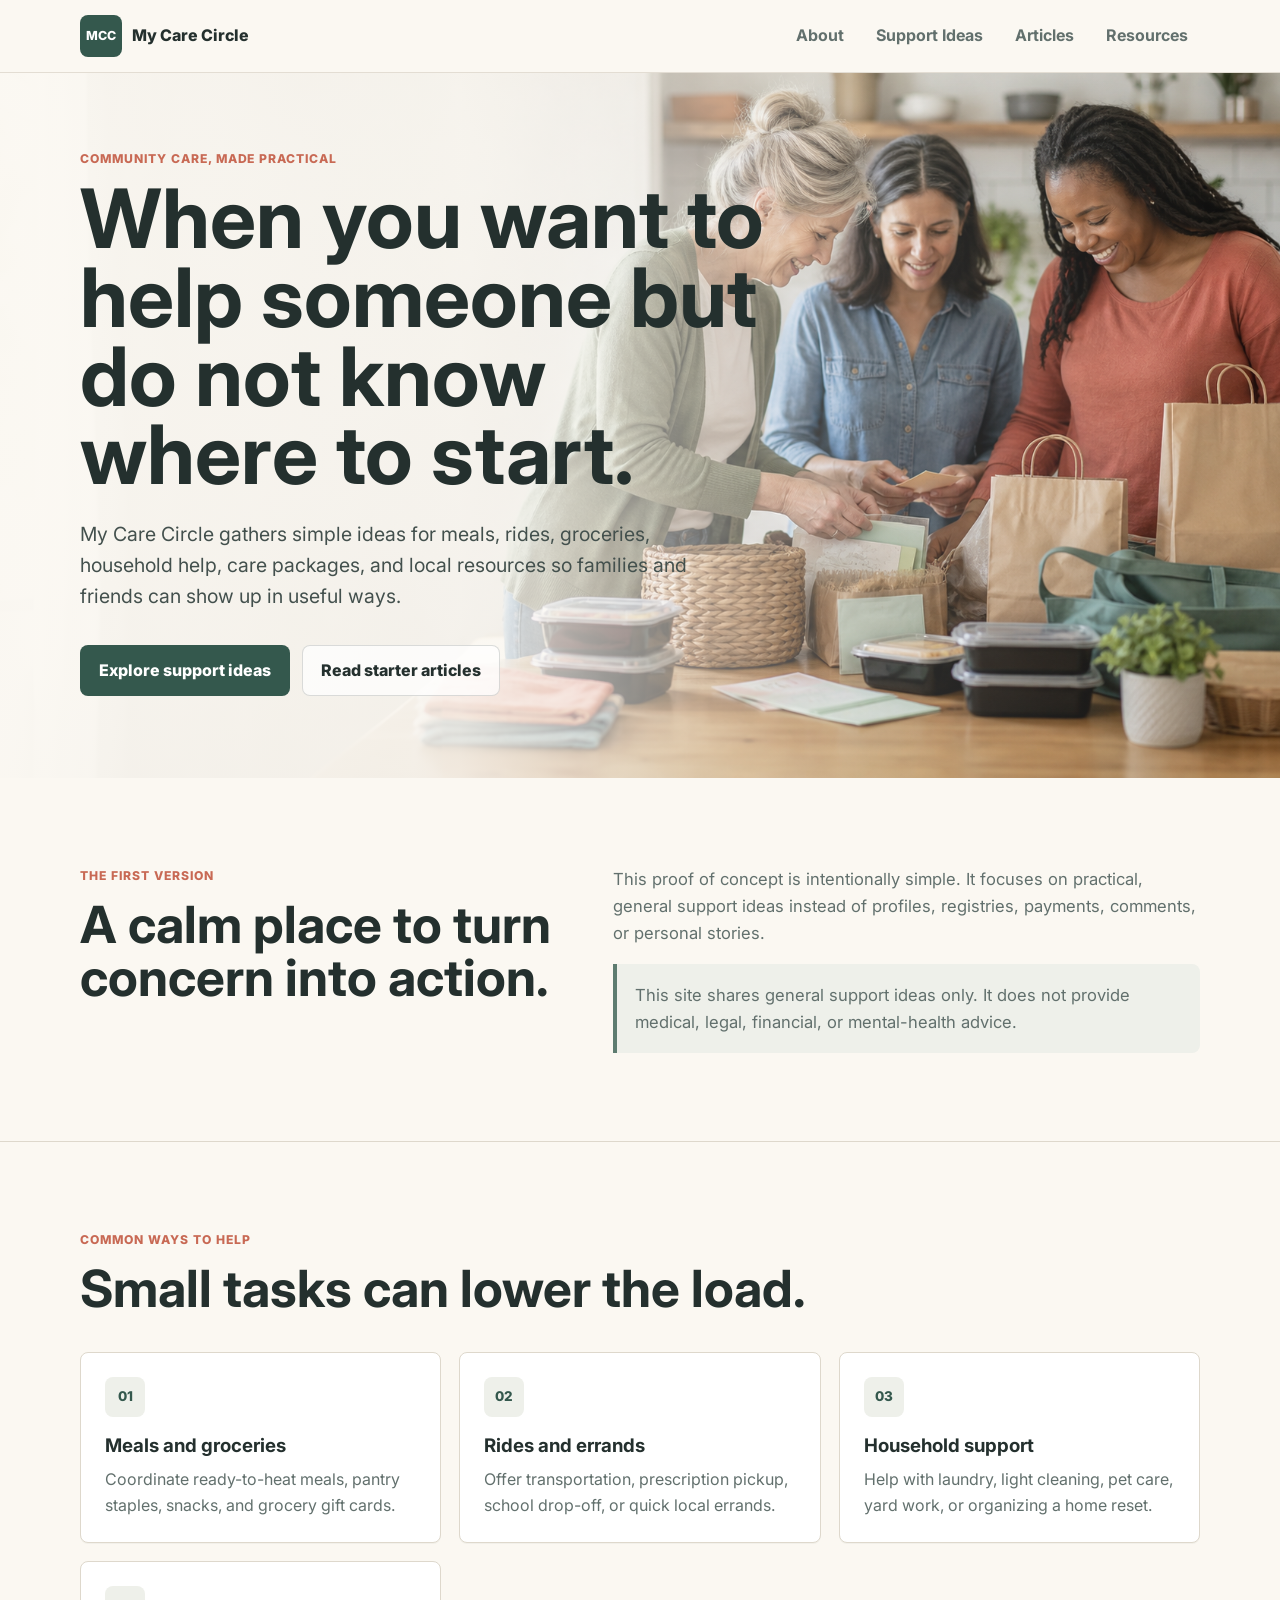
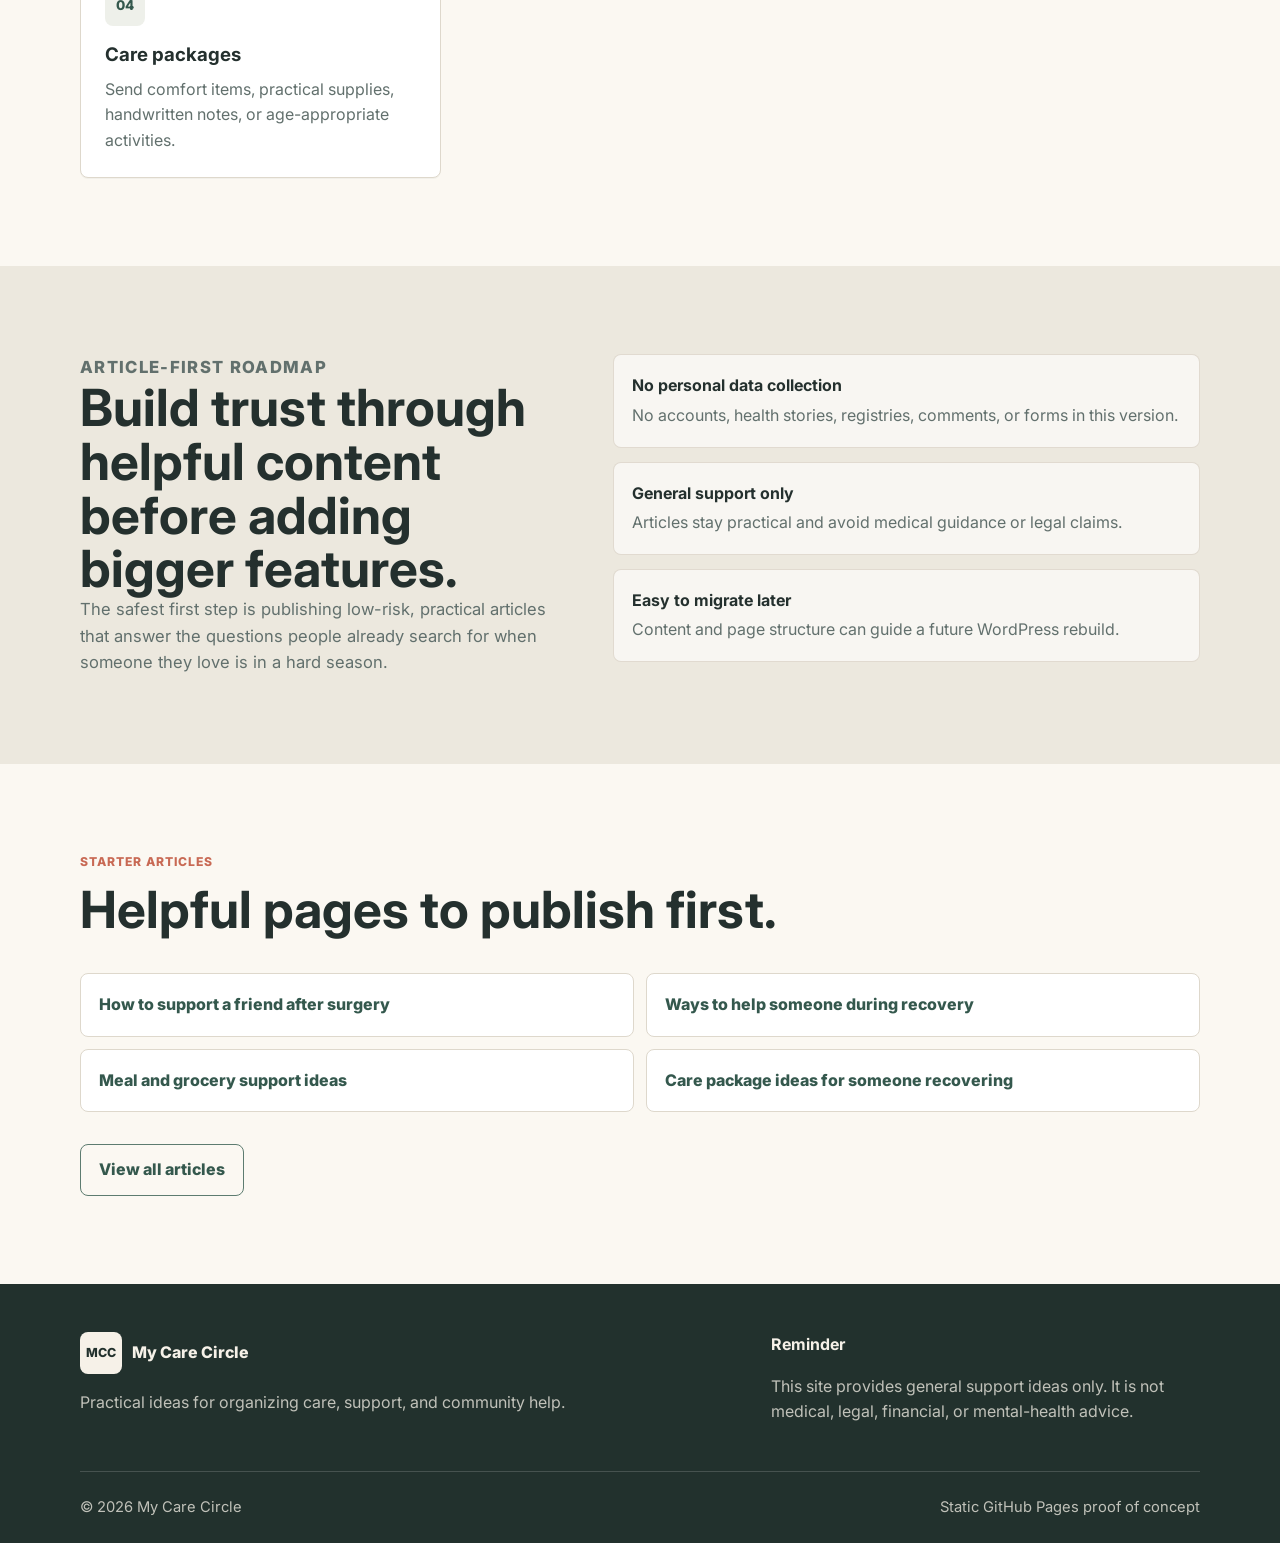
<file: index.html>
<!DOCTYPE html>
<html lang="en">
<head>
  <meta charset="utf-8">
  <meta name="viewport" content="width=device-width, initial-scale=1">
  <meta name="description" content="My Care Circle helps families and communities organize simple, practical support during hard seasons.">
  <title>My Care Circle | Practical Support Ideas</title>
  <link rel="preconnect" href="https://fonts.googleapis.com">
  <link rel="preconnect" href="https://fonts.gstatic.com" crossorigin>
  <link href="https://fonts.googleapis.com/css2?family=Inter:wght@400;500;600;700;800&display=swap" rel="stylesheet">
  <link rel="stylesheet" href="assets/styles.css">
</head>
<body>
  <a class="skip-link" href="#main">Skip to content</a>
  <header class="site-header">
    <nav class="nav container" aria-label="Primary navigation">
      <a class="brand" href="index.html" aria-label="My Care Circle home">
        <span class="brand-mark">MCC</span>
        <span>My Care Circle</span>
      </a>
      <button class="nav-toggle" type="button" aria-expanded="false" aria-controls="primary-menu">
        <span class="sr-only">Open menu</span>
        <span></span>
        <span></span>
        <span></span>
      </button>
      <div class="nav-links" id="primary-menu">
        <a href="about.html">About</a>
        <a href="support-ideas.html">Support Ideas</a>
        <a href="articles.html">Articles</a>
        <a href="resources.html">Resources</a>
      </div>
    </nav>
  </header>

  <main id="main">
    <section class="hero">
      <img class="hero-image" src="assets/care-circle-hero.png" alt="Friends arranging meals, groceries, and notes on a kitchen table">
      <div class="hero-overlay" aria-hidden="true"></div>
      <div class="container hero-content">
        <p class="eyebrow">Community care, made practical</p>
        <h1>When you want to help someone but do not know where to start.</h1>
        <p class="hero-copy">My Care Circle gathers simple ideas for meals, rides, groceries, household help, care packages, and local resources so families and friends can show up in useful ways.</p>
        <div class="hero-actions" aria-label="Primary actions">
          <a class="button button-primary" href="support-ideas.html">Explore support ideas</a>
          <a class="button button-secondary" href="articles.html">Read starter articles</a>
        </div>
      </div>
    </section>

    <section class="section intro-section">
      <div class="container two-column">
        <div>
          <p class="section-kicker">The first version</p>
          <h2>A calm place to turn concern into action.</h2>
        </div>
        <div class="stack">
          <p>This proof of concept is intentionally simple. It focuses on practical, general support ideas instead of profiles, registries, payments, comments, or personal stories.</p>
          <p class="note">This site shares general support ideas only. It does not provide medical, legal, financial, or mental-health advice.</p>
        </div>
      </div>
    </section>

    <section class="section">
      <div class="container">
        <div class="section-heading">
          <p class="section-kicker">Common ways to help</p>
          <h2>Small tasks can lower the load.</h2>
        </div>
        <div class="card-grid">
          <article class="info-card">
            <span class="card-icon">01</span>
            <h3>Meals and groceries</h3>
            <p>Coordinate ready-to-heat meals, pantry staples, snacks, and grocery gift cards.</p>
          </article>
          <article class="info-card">
            <span class="card-icon">02</span>
            <h3>Rides and errands</h3>
            <p>Offer transportation, prescription pickup, school drop-off, or quick local errands.</p>
          </article>
          <article class="info-card">
            <span class="card-icon">03</span>
            <h3>Household support</h3>
            <p>Help with laundry, light cleaning, pet care, yard work, or organizing a home reset.</p>
          </article>
          <article class="info-card">
            <span class="card-icon">04</span>
            <h3>Care packages</h3>
            <p>Send comfort items, practical supplies, handwritten notes, or age-appropriate activities.</p>
          </article>
        </div>
      </div>
    </section>

    <section class="section muted-band">
      <div class="container split-feature">
        <div>
          <p class="section-kicker">Article-first roadmap</p>
          <h2>Build trust through helpful content before adding bigger features.</h2>
          <p>The safest first step is publishing low-risk, practical articles that answer the questions people already search for when someone they love is in a hard season.</p>
        </div>
        <div class="feature-list" aria-label="POC principles">
          <div>
            <strong>No personal data collection</strong>
            <span>No accounts, health stories, registries, comments, or forms in this version.</span>
          </div>
          <div>
            <strong>General support only</strong>
            <span>Articles stay practical and avoid medical guidance or legal claims.</span>
          </div>
          <div>
            <strong>Easy to migrate later</strong>
            <span>Content and page structure can guide a future WordPress rebuild.</span>
          </div>
        </div>
      </div>
    </section>

    <section class="section">
      <div class="container">
        <div class="section-heading">
          <p class="section-kicker">Starter articles</p>
          <h2>Helpful pages to publish first.</h2>
        </div>
        <div class="article-list compact-list">
          <a href="articles/support-friend-after-surgery.html">How to support a friend after surgery</a>
          <a href="articles/ways-to-help-someone-during-recovery.html">Ways to help someone during recovery</a>
          <a href="articles/meal-and-grocery-support-ideas.html">Meal and grocery support ideas</a>
          <a href="articles/care-package-ideas-for-someone-recovering.html">Care package ideas for someone recovering</a>
        </div>
        <div class="section-actions">
          <a class="button button-outline" href="articles.html">View all articles</a>
        </div>
      </div>
    </section>
  </main>

  <footer class="site-footer">
    <div class="container footer-grid">
      <div>
        <a class="brand footer-brand" href="index.html">
          <span class="brand-mark">MCC</span>
          <span>My Care Circle</span>
        </a>
        <p>Practical ideas for organizing care, support, and community help.</p>
      </div>
      <div>
        <h2>Reminder</h2>
        <p>This site provides general support ideas only. It is not medical, legal, financial, or mental-health advice.</p>
      </div>
    </div>
    <div class="container footer-bottom">
      <span>&copy; <span data-year></span> My Care Circle</span>
      <span>Static GitHub Pages proof of concept</span>
    </div>
  </footer>

  <script src="assets/script.js"></script>
</body>
</html>
</file>
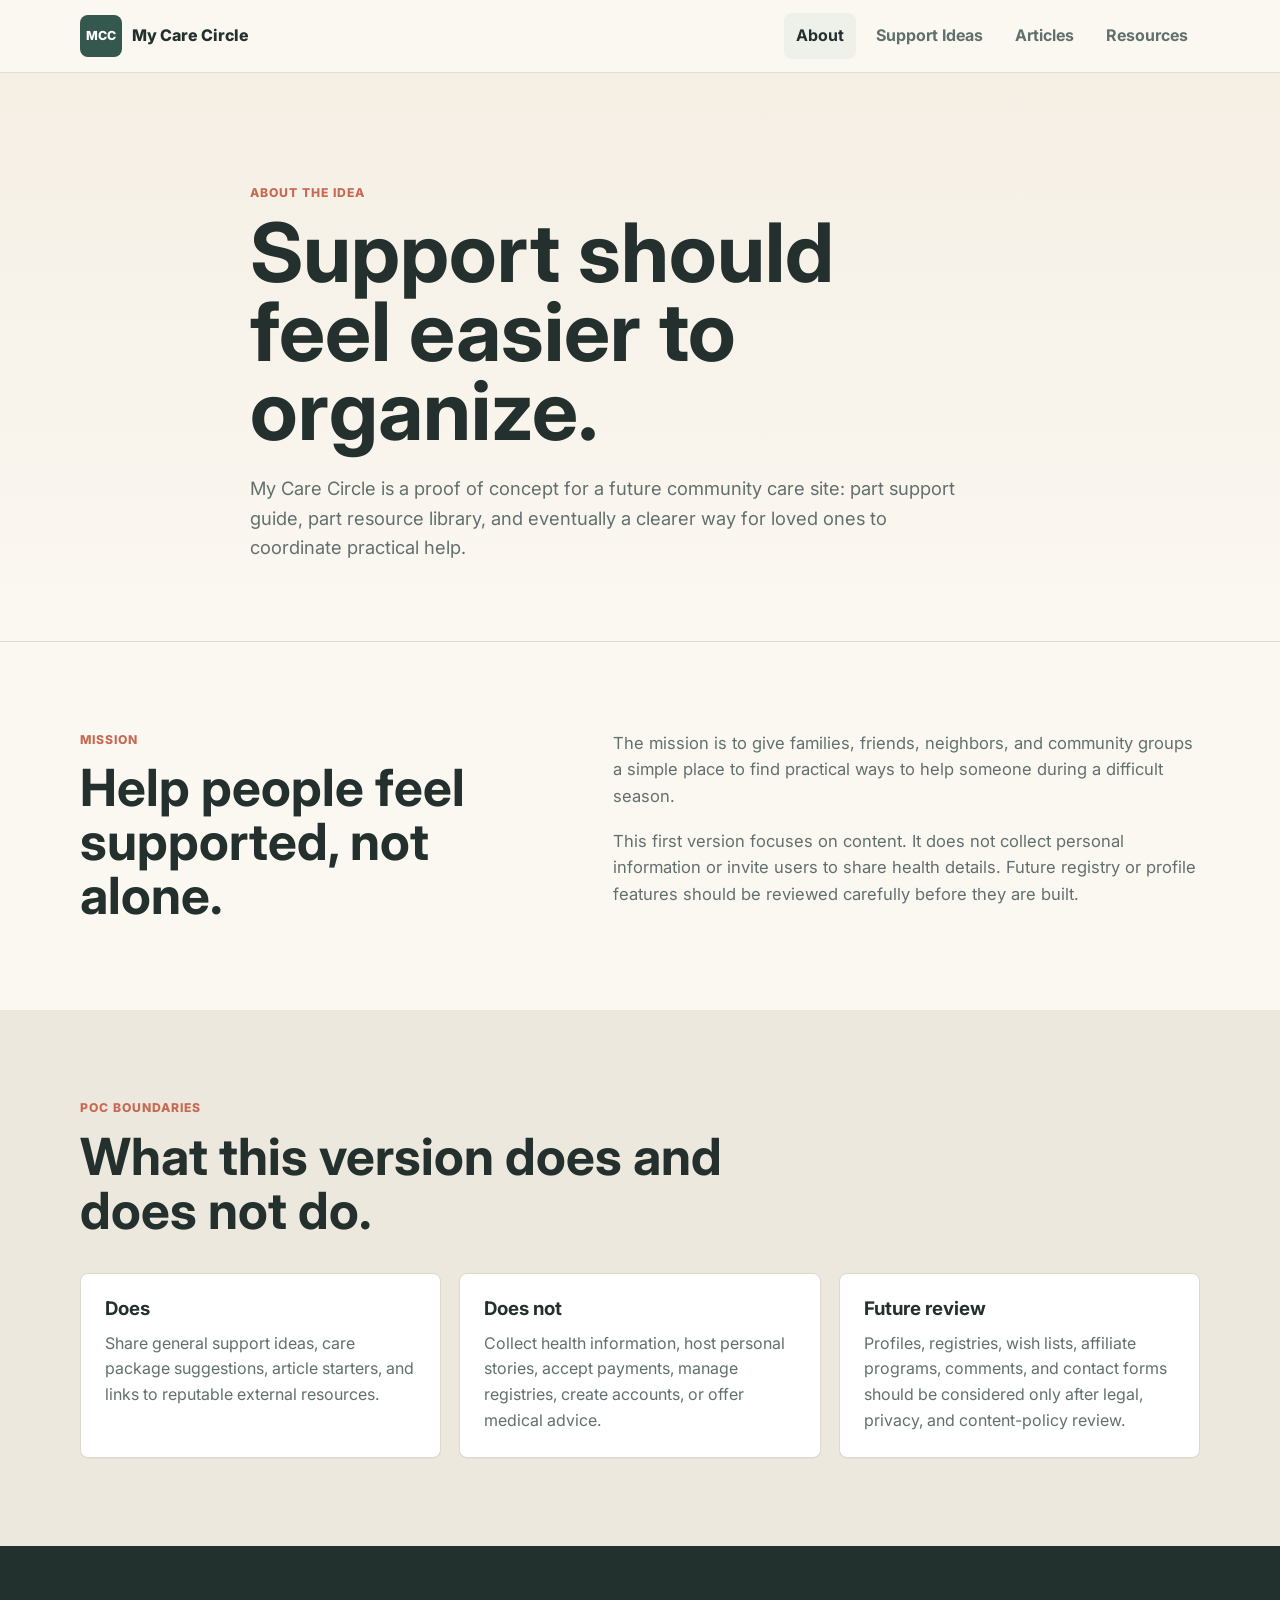
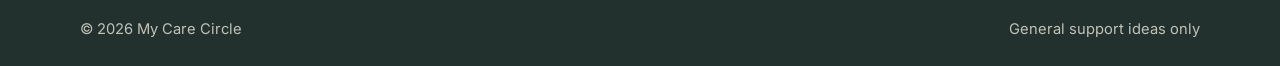
<file: about.html>
<!DOCTYPE html>
<html lang="en">
<head>
  <meta charset="utf-8">
  <meta name="viewport" content="width=device-width, initial-scale=1">
  <meta name="description" content="Learn why My Care Circle exists and what this first proof of concept is designed to do.">
  <title>About | My Care Circle</title>
  <link rel="preconnect" href="https://fonts.googleapis.com">
  <link rel="preconnect" href="https://fonts.gstatic.com" crossorigin>
  <link href="https://fonts.googleapis.com/css2?family=Inter:wght@400;500;600;700;800&display=swap" rel="stylesheet">
  <link rel="stylesheet" href="assets/styles.css">
</head>
<body>
  <a class="skip-link" href="#main">Skip to content</a>
  <header class="site-header">
    <nav class="nav container" aria-label="Primary navigation">
      <a class="brand" href="index.html"><span class="brand-mark">MCC</span><span>My Care Circle</span></a>
      <button class="nav-toggle" type="button" aria-expanded="false" aria-controls="primary-menu"><span class="sr-only">Open menu</span><span></span><span></span><span></span></button>
      <div class="nav-links" id="primary-menu">
        <a href="about.html" aria-current="page">About</a>
        <a href="support-ideas.html">Support Ideas</a>
        <a href="articles.html">Articles</a>
        <a href="resources.html">Resources</a>
      </div>
    </nav>
  </header>

  <main id="main">
    <section class="page-hero">
      <div class="container narrow">
        <p class="eyebrow">About the idea</p>
        <h1>Support should feel easier to organize.</h1>
        <p>My Care Circle is a proof of concept for a future community care site: part support guide, part resource library, and eventually a clearer way for loved ones to coordinate practical help.</p>
      </div>
    </section>

    <section class="section">
      <div class="container two-column">
        <div>
          <p class="section-kicker">Mission</p>
          <h2>Help people feel supported, not alone.</h2>
        </div>
        <div class="stack">
          <p>The mission is to give families, friends, neighbors, and community groups a simple place to find practical ways to help someone during a difficult season.</p>
          <p>This first version focuses on content. It does not collect personal information or invite users to share health details. Future registry or profile features should be reviewed carefully before they are built.</p>
        </div>
      </div>
    </section>

    <section class="section muted-band">
      <div class="container">
        <div class="section-heading">
          <p class="section-kicker">POC boundaries</p>
          <h2>What this version does and does not do.</h2>
        </div>
        <div class="card-grid">
          <article class="info-card">
            <h3>Does</h3>
            <p>Share general support ideas, care package suggestions, article starters, and links to reputable external resources.</p>
          </article>
          <article class="info-card">
            <h3>Does not</h3>
            <p>Collect health information, host personal stories, accept payments, manage registries, create accounts, or offer medical advice.</p>
          </article>
          <article class="info-card">
            <h3>Future review</h3>
            <p>Profiles, registries, wish lists, affiliate programs, comments, and contact forms should be considered only after legal, privacy, and content-policy review.</p>
          </article>
        </div>
      </div>
    </section>
  </main>

  <footer class="site-footer">
    <div class="container footer-bottom">
      <span>&copy; <span data-year></span> My Care Circle</span>
      <span>General support ideas only</span>
    </div>
  </footer>
  <script src="assets/script.js"></script>
</body>
</html>
</file>
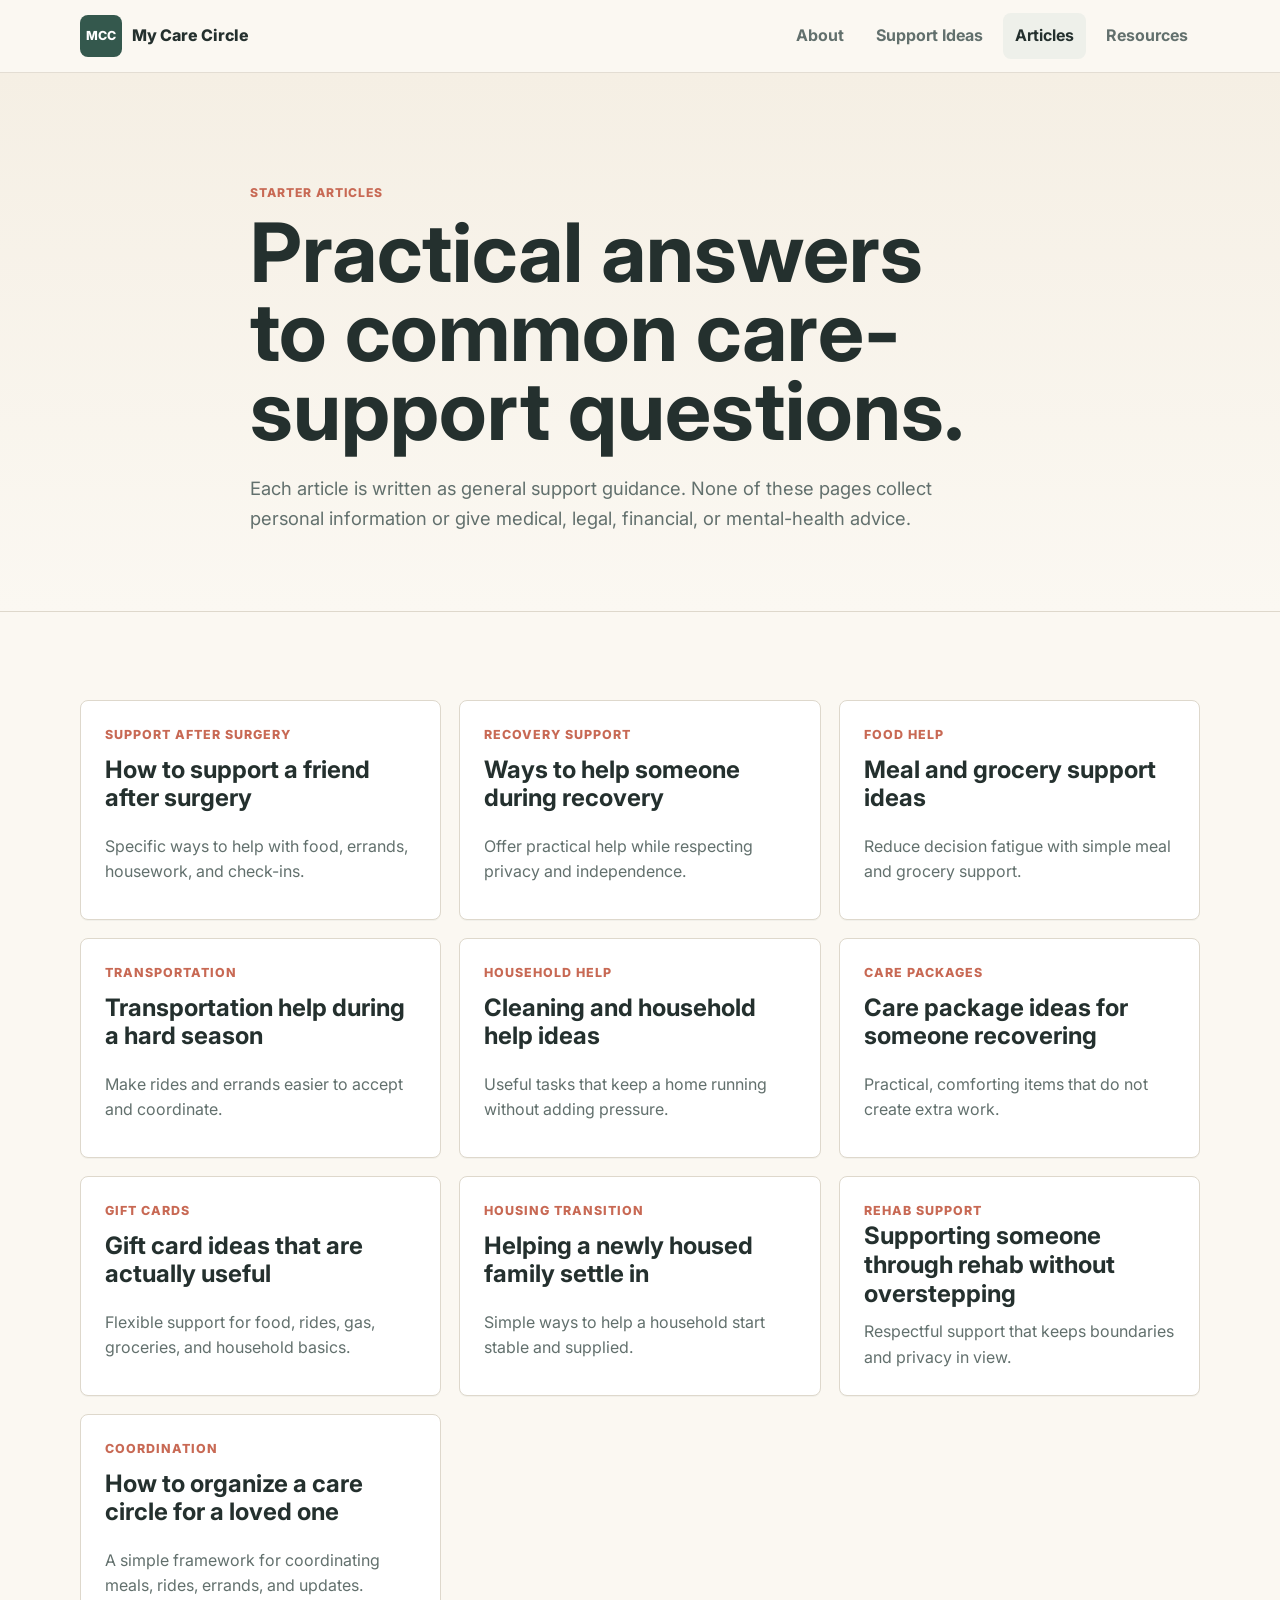
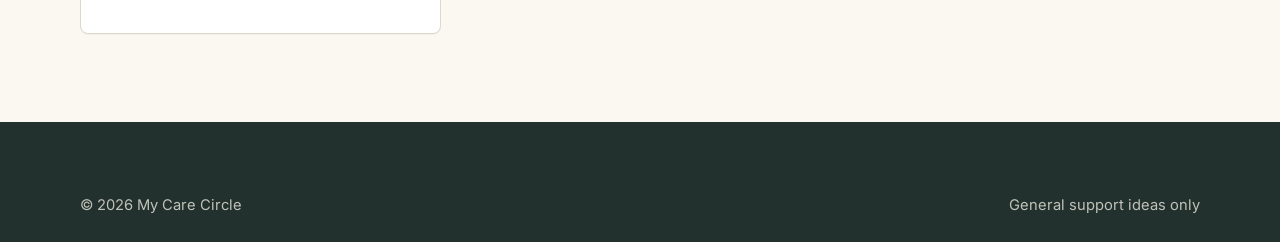
<file: articles.html>
<!DOCTYPE html>
<html lang="en">
<head>
  <meta charset="utf-8">
  <meta name="viewport" content="width=device-width, initial-scale=1">
  <meta name="description" content="Starter articles with practical ideas for helping a friend, neighbor, or family member during a difficult season.">
  <title>Articles | My Care Circle</title>
  <link rel="preconnect" href="https://fonts.googleapis.com">
  <link rel="preconnect" href="https://fonts.gstatic.com" crossorigin>
  <link href="https://fonts.googleapis.com/css2?family=Inter:wght@400;500;600;700;800&display=swap" rel="stylesheet">
  <link rel="stylesheet" href="assets/styles.css">
</head>
<body>
  <a class="skip-link" href="#main">Skip to content</a>
  <header class="site-header">
    <nav class="nav container" aria-label="Primary navigation">
      <a class="brand" href="index.html"><span class="brand-mark">MCC</span><span>My Care Circle</span></a>
      <button class="nav-toggle" type="button" aria-expanded="false" aria-controls="primary-menu"><span class="sr-only">Open menu</span><span></span><span></span><span></span></button>
      <div class="nav-links" id="primary-menu">
        <a href="about.html">About</a>
        <a href="support-ideas.html">Support Ideas</a>
        <a href="articles.html" aria-current="page">Articles</a>
        <a href="resources.html">Resources</a>
      </div>
    </nav>
  </header>

  <main id="main">
    <section class="page-hero">
      <div class="container narrow">
        <p class="eyebrow">Starter articles</p>
        <h1>Practical answers to common care-support questions.</h1>
        <p>Each article is written as general support guidance. None of these pages collect personal information or give medical, legal, financial, or mental-health advice.</p>
      </div>
    </section>

    <section class="section">
      <div class="container article-grid">
        <a class="article-card" href="articles/support-friend-after-surgery.html"><span>Support after surgery</span><h2>How to support a friend after surgery</h2><p>Specific ways to help with food, errands, housework, and check-ins.</p></a>
        <a class="article-card" href="articles/ways-to-help-someone-during-recovery.html"><span>Recovery support</span><h2>Ways to help someone during recovery</h2><p>Offer practical help while respecting privacy and independence.</p></a>
        <a class="article-card" href="articles/meal-and-grocery-support-ideas.html"><span>Food help</span><h2>Meal and grocery support ideas</h2><p>Reduce decision fatigue with simple meal and grocery support.</p></a>
        <a class="article-card" href="articles/transportation-help-during-hard-season.html"><span>Transportation</span><h2>Transportation help during a hard season</h2><p>Make rides and errands easier to accept and coordinate.</p></a>
        <a class="article-card" href="articles/cleaning-and-household-help-ideas.html"><span>Household help</span><h2>Cleaning and household help ideas</h2><p>Useful tasks that keep a home running without adding pressure.</p></a>
        <a class="article-card" href="articles/care-package-ideas-for-someone-recovering.html"><span>Care packages</span><h2>Care package ideas for someone recovering</h2><p>Practical, comforting items that do not create extra work.</p></a>
        <a class="article-card" href="articles/gift-card-ideas-that-are-useful.html"><span>Gift cards</span><h2>Gift card ideas that are actually useful</h2><p>Flexible support for food, rides, gas, groceries, and household basics.</p></a>
        <a class="article-card" href="articles/helping-newly-housed-family.html"><span>Housing transition</span><h2>Helping a newly housed family settle in</h2><p>Simple ways to help a household start stable and supplied.</p></a>
        <a class="article-card" href="articles/supporting-someone-through-rehab.html"><span>Rehab support</span><h2>Supporting someone through rehab without overstepping</h2><p>Respectful support that keeps boundaries and privacy in view.</p></a>
        <a class="article-card" href="articles/organize-care-circle-for-loved-one.html"><span>Coordination</span><h2>How to organize a care circle for a loved one</h2><p>A simple framework for coordinating meals, rides, errands, and updates.</p></a>
      </div>
    </section>
  </main>

  <footer class="site-footer">
    <div class="container footer-bottom">
      <span>&copy; <span data-year></span> My Care Circle</span>
      <span>General support ideas only</span>
    </div>
  </footer>
  <script src="assets/script.js"></script>
</body>
</html>
</file>
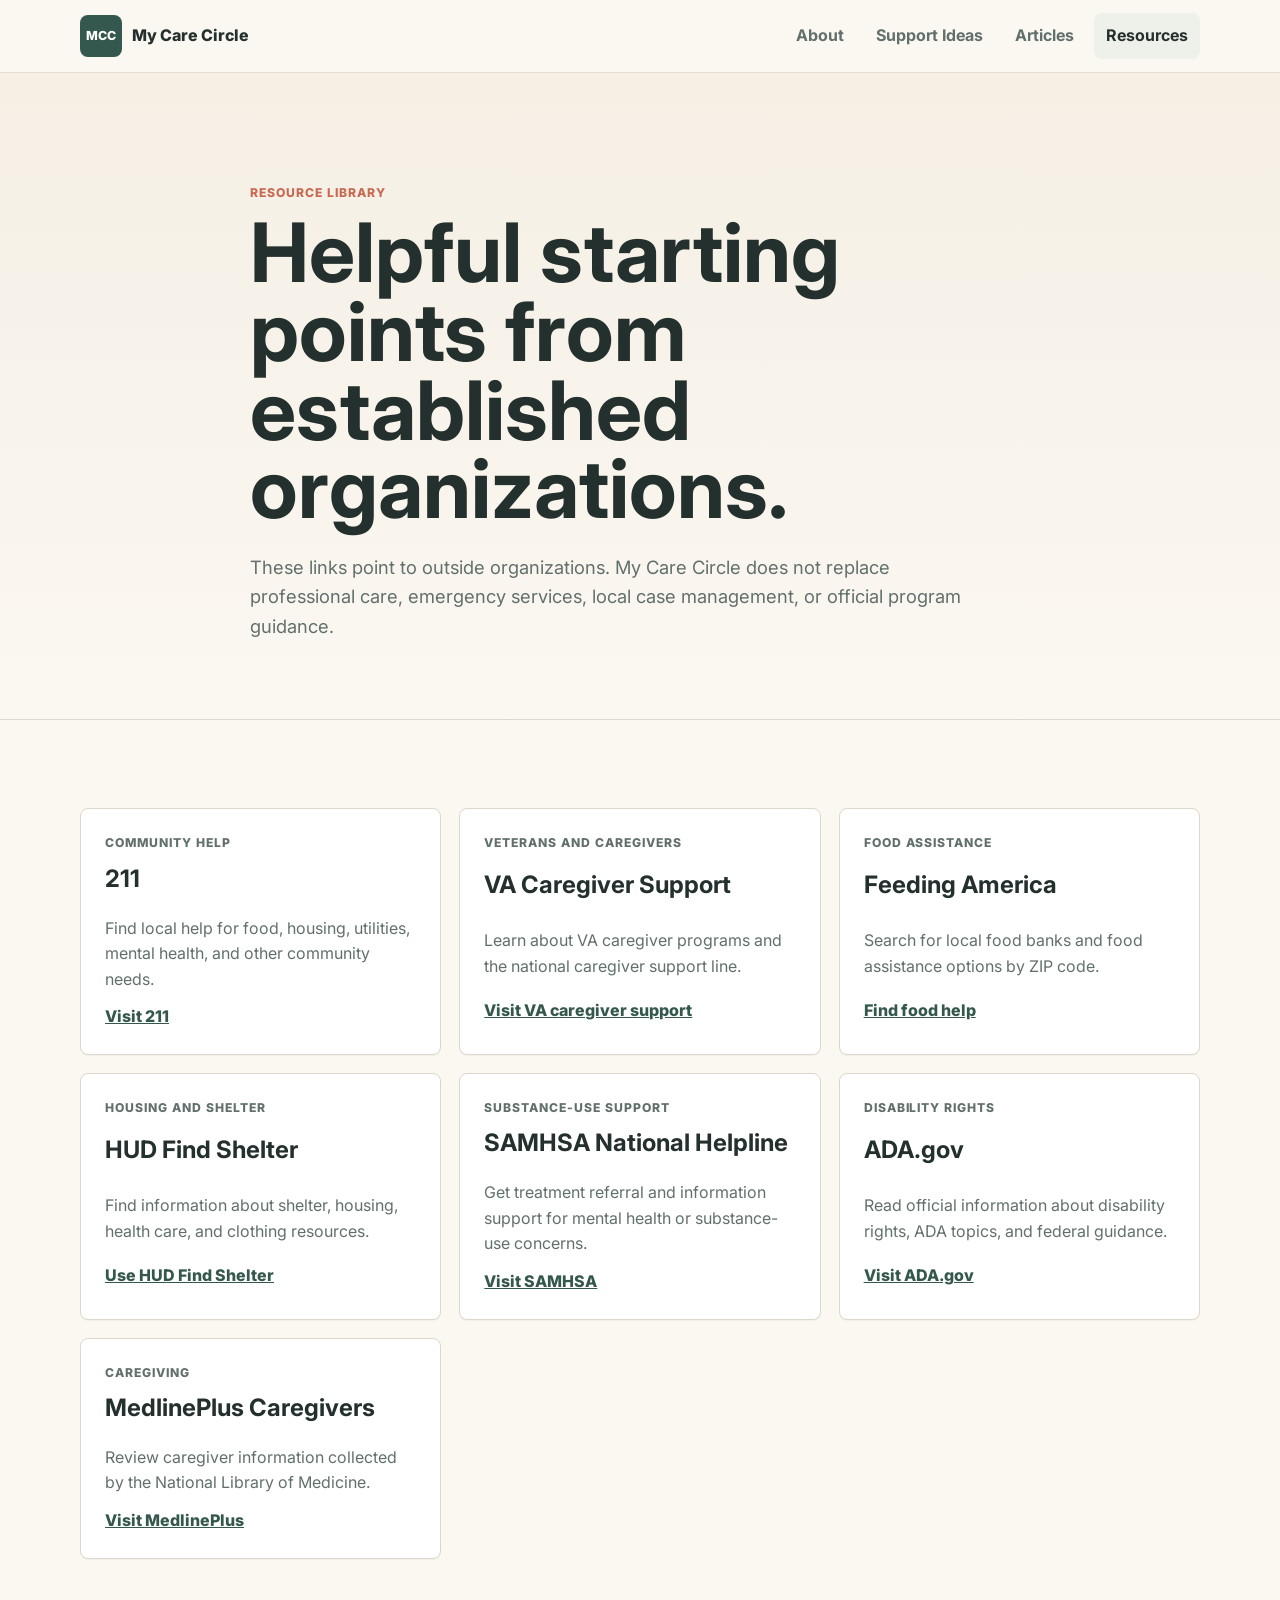
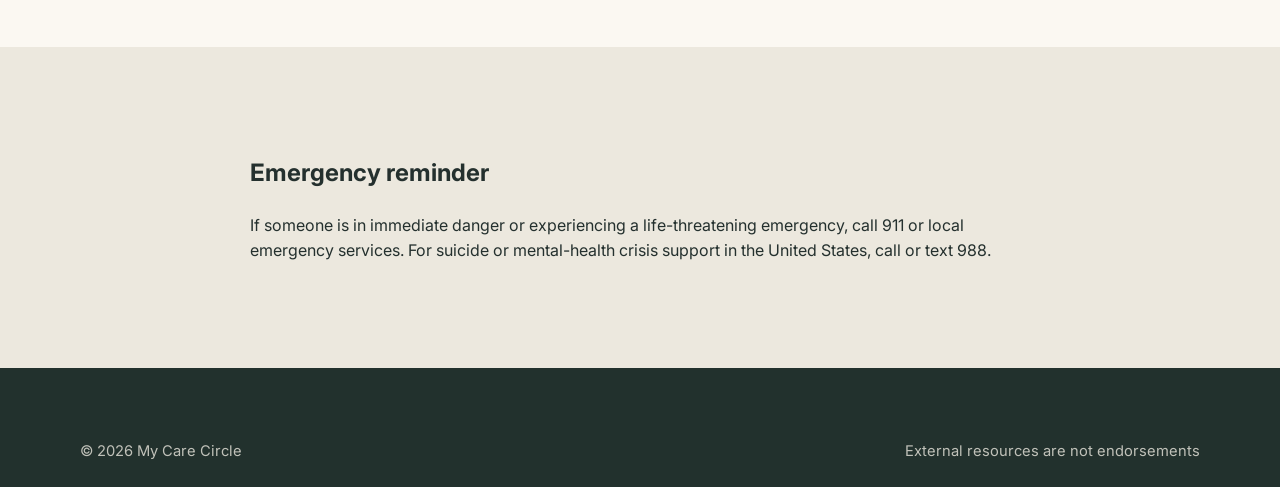
<file: resources.html>
<!DOCTYPE html>
<html lang="en">
<head>
  <meta charset="utf-8">
  <meta name="viewport" content="width=device-width, initial-scale=1">
  <meta name="description" content="Reputable resources for community support, caregiver support, food assistance, housing, veterans, disability rights, and substance-use help.">
  <title>Resources | My Care Circle</title>
  <link rel="preconnect" href="https://fonts.googleapis.com">
  <link rel="preconnect" href="https://fonts.gstatic.com" crossorigin>
  <link href="https://fonts.googleapis.com/css2?family=Inter:wght@400;500;600;700;800&display=swap" rel="stylesheet">
  <link rel="stylesheet" href="assets/styles.css">
</head>
<body>
  <a class="skip-link" href="#main">Skip to content</a>
  <header class="site-header">
    <nav class="nav container" aria-label="Primary navigation">
      <a class="brand" href="index.html"><span class="brand-mark">MCC</span><span>My Care Circle</span></a>
      <button class="nav-toggle" type="button" aria-expanded="false" aria-controls="primary-menu"><span class="sr-only">Open menu</span><span></span><span></span><span></span></button>
      <div class="nav-links" id="primary-menu">
        <a href="about.html">About</a>
        <a href="support-ideas.html">Support Ideas</a>
        <a href="articles.html">Articles</a>
        <a href="resources.html" aria-current="page">Resources</a>
      </div>
    </nav>
  </header>

  <main id="main">
    <section class="page-hero">
      <div class="container narrow">
        <p class="eyebrow">Resource library</p>
        <h1>Helpful starting points from established organizations.</h1>
        <p>These links point to outside organizations. My Care Circle does not replace professional care, emergency services, local case management, or official program guidance.</p>
      </div>
    </section>

    <section class="section">
      <div class="container resource-grid">
        <article class="resource-card">
          <p class="resource-type">Community help</p>
          <h2>211</h2>
          <p>Find local help for food, housing, utilities, mental health, and other community needs.</p>
          <a href="https://211.org/" target="_blank" rel="noopener">Visit 211</a>
        </article>
        <article class="resource-card">
          <p class="resource-type">Veterans and caregivers</p>
          <h2>VA Caregiver Support</h2>
          <p>Learn about VA caregiver programs and the national caregiver support line.</p>
          <a href="https://www.caregiver.va.gov/help_landing.asp" target="_blank" rel="noopener">Visit VA caregiver support</a>
        </article>
        <article class="resource-card">
          <p class="resource-type">Food assistance</p>
          <h2>Feeding America</h2>
          <p>Search for local food banks and food assistance options by ZIP code.</p>
          <a href="https://www.feedingamerica.org/need-help-find-food" target="_blank" rel="noopener">Find food help</a>
        </article>
        <article class="resource-card">
          <p class="resource-type">Housing and shelter</p>
          <h2>HUD Find Shelter</h2>
          <p>Find information about shelter, housing, health care, and clothing resources.</p>
          <a href="https://www.hud.gov/FindShelter" target="_blank" rel="noopener">Use HUD Find Shelter</a>
        </article>
        <article class="resource-card">
          <p class="resource-type">Substance-use support</p>
          <h2>SAMHSA National Helpline</h2>
          <p>Get treatment referral and information support for mental health or substance-use concerns.</p>
          <a href="https://www.samhsa.gov/find-help/national-helpline" target="_blank" rel="noopener">Visit SAMHSA</a>
        </article>
        <article class="resource-card">
          <p class="resource-type">Disability rights</p>
          <h2>ADA.gov</h2>
          <p>Read official information about disability rights, ADA topics, and federal guidance.</p>
          <a href="https://www.ada.gov/" target="_blank" rel="noopener">Visit ADA.gov</a>
        </article>
        <article class="resource-card">
          <p class="resource-type">Caregiving</p>
          <h2>MedlinePlus Caregivers</h2>
          <p>Review caregiver information collected by the National Library of Medicine.</p>
          <a href="https://medlineplus.gov/caregivers.html" target="_blank" rel="noopener">Visit MedlinePlus</a>
        </article>
      </div>
    </section>

    <section class="section muted-band">
      <div class="container narrow">
        <h2>Emergency reminder</h2>
        <p>If someone is in immediate danger or experiencing a life-threatening emergency, call 911 or local emergency services. For suicide or mental-health crisis support in the United States, call or text 988.</p>
      </div>
    </section>
  </main>

  <footer class="site-footer">
    <div class="container footer-bottom">
      <span>&copy; <span data-year></span> My Care Circle</span>
      <span>External resources are not endorsements</span>
    </div>
  </footer>
  <script src="assets/script.js"></script>
</body>
</html>
</file>
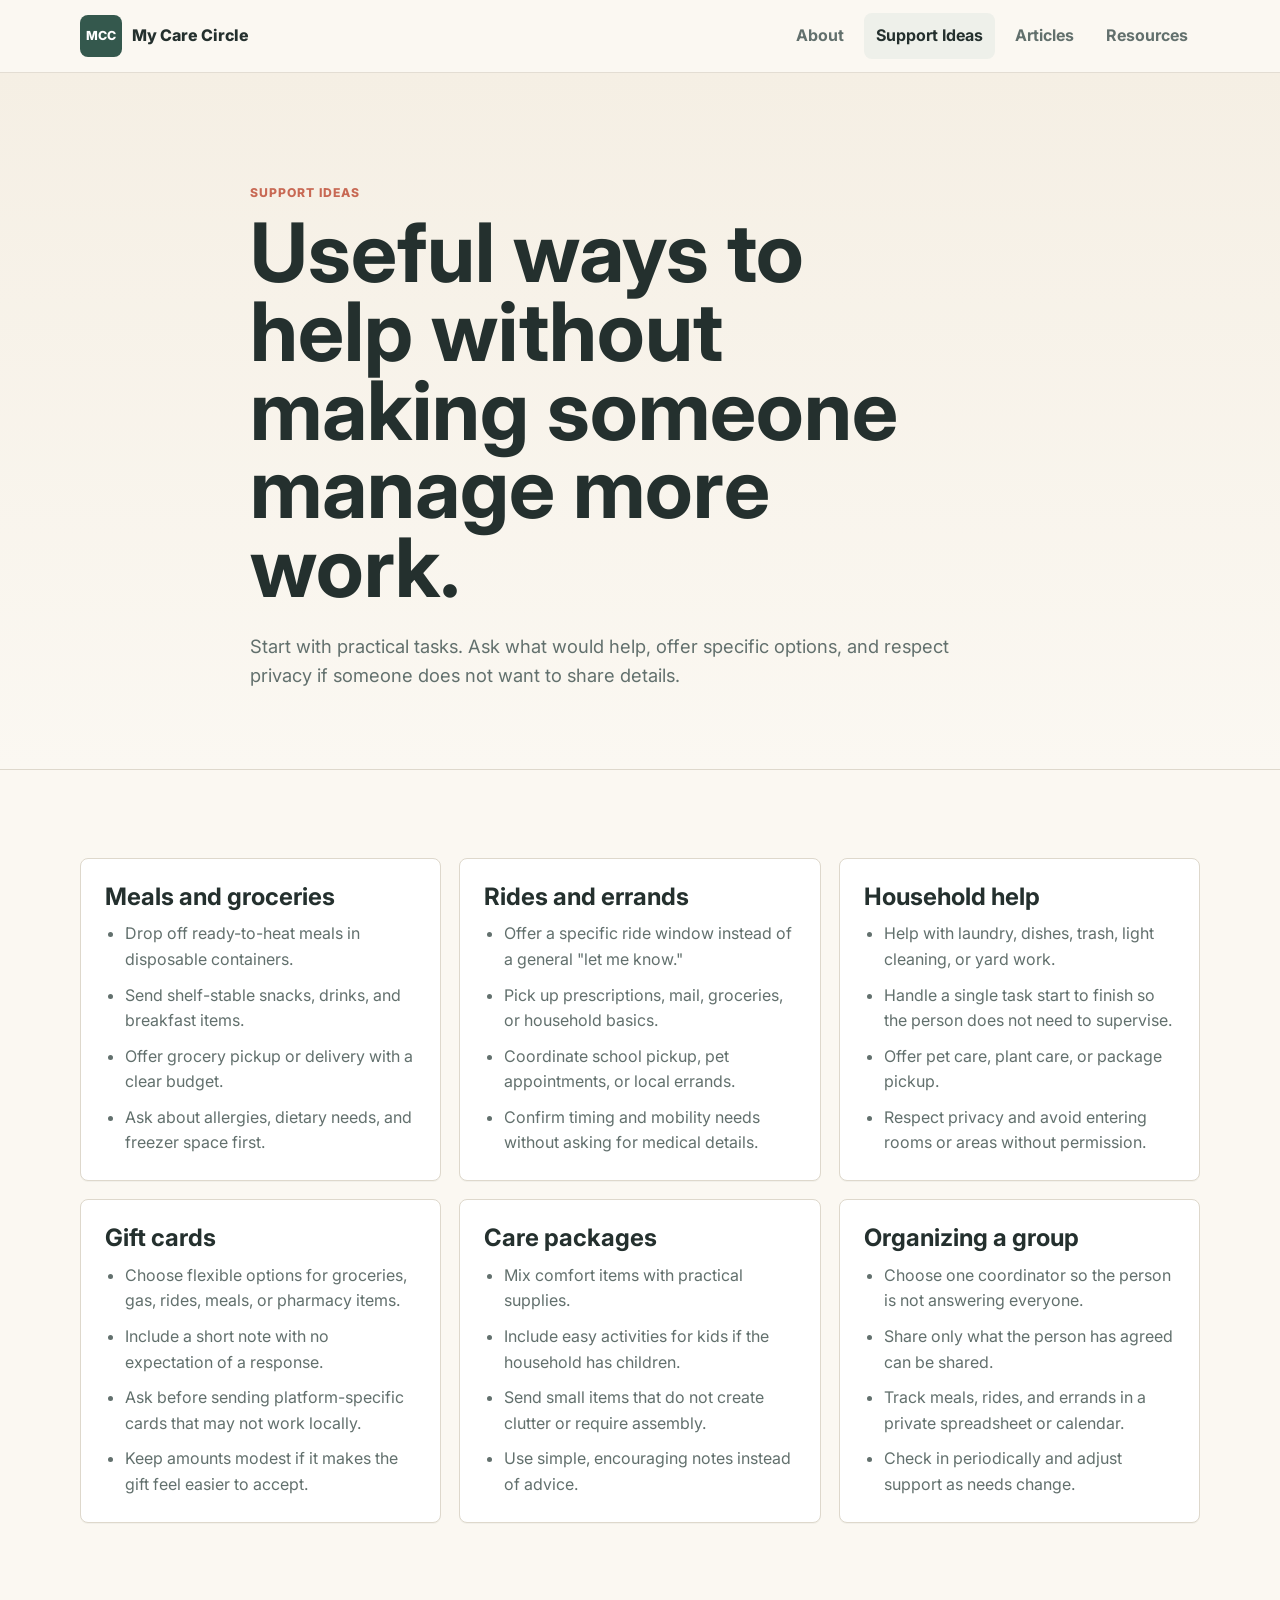
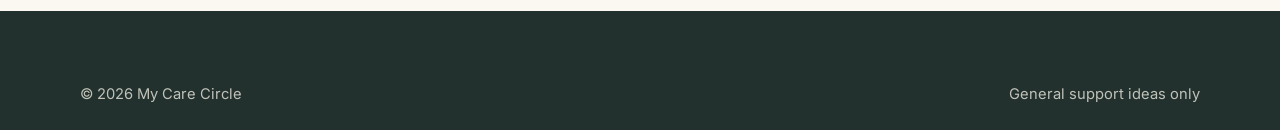
<file: support-ideas.html>
<!DOCTYPE html>
<html lang="en">
<head>
  <meta charset="utf-8">
  <meta name="viewport" content="width=device-width, initial-scale=1">
  <meta name="description" content="Practical ways to help someone with meals, groceries, rides, errands, cleaning, gift cards, and care packages.">
  <title>Support Ideas | My Care Circle</title>
  <link rel="preconnect" href="https://fonts.googleapis.com">
  <link rel="preconnect" href="https://fonts.gstatic.com" crossorigin>
  <link href="https://fonts.googleapis.com/css2?family=Inter:wght@400;500;600;700;800&display=swap" rel="stylesheet">
  <link rel="stylesheet" href="assets/styles.css">
</head>
<body>
  <a class="skip-link" href="#main">Skip to content</a>
  <header class="site-header">
    <nav class="nav container" aria-label="Primary navigation">
      <a class="brand" href="index.html"><span class="brand-mark">MCC</span><span>My Care Circle</span></a>
      <button class="nav-toggle" type="button" aria-expanded="false" aria-controls="primary-menu"><span class="sr-only">Open menu</span><span></span><span></span><span></span></button>
      <div class="nav-links" id="primary-menu">
        <a href="about.html">About</a>
        <a href="support-ideas.html" aria-current="page">Support Ideas</a>
        <a href="articles.html">Articles</a>
        <a href="resources.html">Resources</a>
      </div>
    </nav>
  </header>

  <main id="main">
    <section class="page-hero">
      <div class="container narrow">
        <p class="eyebrow">Support ideas</p>
        <h1>Useful ways to help without making someone manage more work.</h1>
        <p>Start with practical tasks. Ask what would help, offer specific options, and respect privacy if someone does not want to share details.</p>
      </div>
    </section>

    <section class="section">
      <div class="container task-grid">
        <article class="task-card">
          <h2>Meals and groceries</h2>
          <ul>
            <li>Drop off ready-to-heat meals in disposable containers.</li>
            <li>Send shelf-stable snacks, drinks, and breakfast items.</li>
            <li>Offer grocery pickup or delivery with a clear budget.</li>
            <li>Ask about allergies, dietary needs, and freezer space first.</li>
          </ul>
        </article>
        <article class="task-card">
          <h2>Rides and errands</h2>
          <ul>
            <li>Offer a specific ride window instead of a general "let me know."</li>
            <li>Pick up prescriptions, mail, groceries, or household basics.</li>
            <li>Coordinate school pickup, pet appointments, or local errands.</li>
            <li>Confirm timing and mobility needs without asking for medical details.</li>
          </ul>
        </article>
        <article class="task-card">
          <h2>Household help</h2>
          <ul>
            <li>Help with laundry, dishes, trash, light cleaning, or yard work.</li>
            <li>Handle a single task start to finish so the person does not need to supervise.</li>
            <li>Offer pet care, plant care, or package pickup.</li>
            <li>Respect privacy and avoid entering rooms or areas without permission.</li>
          </ul>
        </article>
        <article class="task-card">
          <h2>Gift cards</h2>
          <ul>
            <li>Choose flexible options for groceries, gas, rides, meals, or pharmacy items.</li>
            <li>Include a short note with no expectation of a response.</li>
            <li>Ask before sending platform-specific cards that may not work locally.</li>
            <li>Keep amounts modest if it makes the gift feel easier to accept.</li>
          </ul>
        </article>
        <article class="task-card">
          <h2>Care packages</h2>
          <ul>
            <li>Mix comfort items with practical supplies.</li>
            <li>Include easy activities for kids if the household has children.</li>
            <li>Send small items that do not create clutter or require assembly.</li>
            <li>Use simple, encouraging notes instead of advice.</li>
          </ul>
        </article>
        <article class="task-card">
          <h2>Organizing a group</h2>
          <ul>
            <li>Choose one coordinator so the person is not answering everyone.</li>
            <li>Share only what the person has agreed can be shared.</li>
            <li>Track meals, rides, and errands in a private spreadsheet or calendar.</li>
            <li>Check in periodically and adjust support as needs change.</li>
          </ul>
        </article>
      </div>
    </section>
  </main>

  <footer class="site-footer">
    <div class="container footer-bottom">
      <span>&copy; <span data-year></span> My Care Circle</span>
      <span>General support ideas only</span>
    </div>
  </footer>
  <script src="assets/script.js"></script>
</body>
</html>
</file>
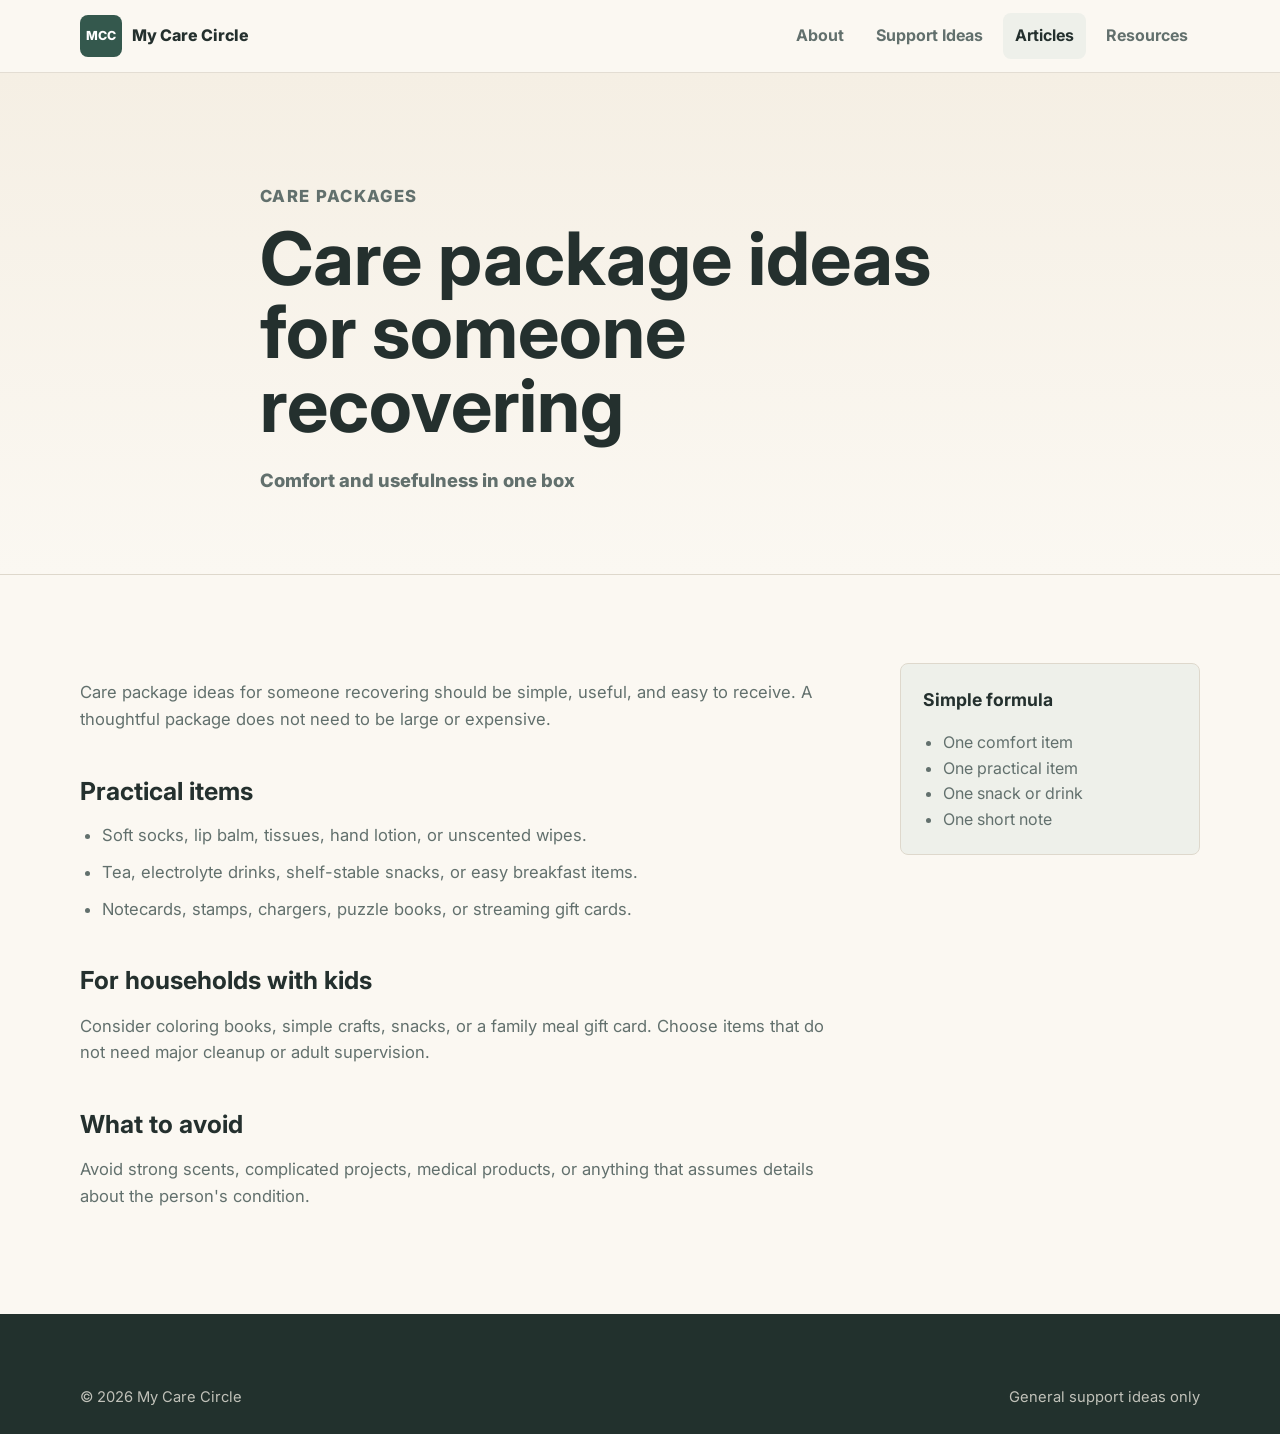
<file: articles/care-package-ideas-for-someone-recovering.html>
<!DOCTYPE html>
<html lang="en">
<head>
  <meta charset="utf-8">
  <meta name="viewport" content="width=device-width, initial-scale=1">
  <meta name="description" content="Care package ideas for someone recovering, with practical and comforting items that do not create extra work.">
  <title>Care Package Ideas for Someone Recovering | My Care Circle</title>
  <link rel="preconnect" href="https://fonts.googleapis.com">
  <link rel="preconnect" href="https://fonts.gstatic.com" crossorigin>
  <link href="https://fonts.googleapis.com/css2?family=Inter:wght@400;500;600;700;800&display=swap" rel="stylesheet">
  <link rel="stylesheet" href="../assets/styles.css">
</head>
<body>
  <header class="site-header"><nav class="nav container" aria-label="Primary navigation"><a class="brand" href="../index.html"><span class="brand-mark">MCC</span><span>My Care Circle</span></a><button class="nav-toggle" type="button" aria-expanded="false" aria-controls="primary-menu"><span class="sr-only">Open menu</span><span></span><span></span><span></span></button><div class="nav-links" id="primary-menu"><a href="../about.html">About</a><a href="../support-ideas.html">Support Ideas</a><a href="../articles.html" aria-current="page">Articles</a><a href="../resources.html">Resources</a></div></nav></header>
  <main>
    <section class="page-hero"><div class="container article-body"><p class="eyebrow">Care packages</p><h1>Care package ideas for someone recovering</h1><p class="article-meta">Comfort and usefulness in one box</p></div></section>
    <section class="section"><div class="container article-shell"><article class="article-body">
      <p>Care package ideas for someone recovering should be simple, useful, and easy to receive. A thoughtful package does not need to be large or expensive.</p>
      <h2>Practical items</h2>
      <ul><li>Soft socks, lip balm, tissues, hand lotion, or unscented wipes.</li><li>Tea, electrolyte drinks, shelf-stable snacks, or easy breakfast items.</li><li>Notecards, stamps, chargers, puzzle books, or streaming gift cards.</li></ul>
      <h2>For households with kids</h2>
      <p>Consider coloring books, simple crafts, snacks, or a family meal gift card. Choose items that do not need major cleanup or adult supervision.</p>
      <h2>What to avoid</h2>
      <p>Avoid strong scents, complicated projects, medical products, or anything that assumes details about the person's condition.</p>
    </article><aside class="article-aside"><h2>Simple formula</h2><ul><li>One comfort item</li><li>One practical item</li><li>One snack or drink</li><li>One short note</li></ul></aside></div></section>
  </main>
  <footer class="site-footer"><div class="container footer-bottom"><span>&copy; <span data-year></span> My Care Circle</span><span>General support ideas only</span></div></footer>
  <script src="../assets/script.js"></script>
</body>
</html>
</file>
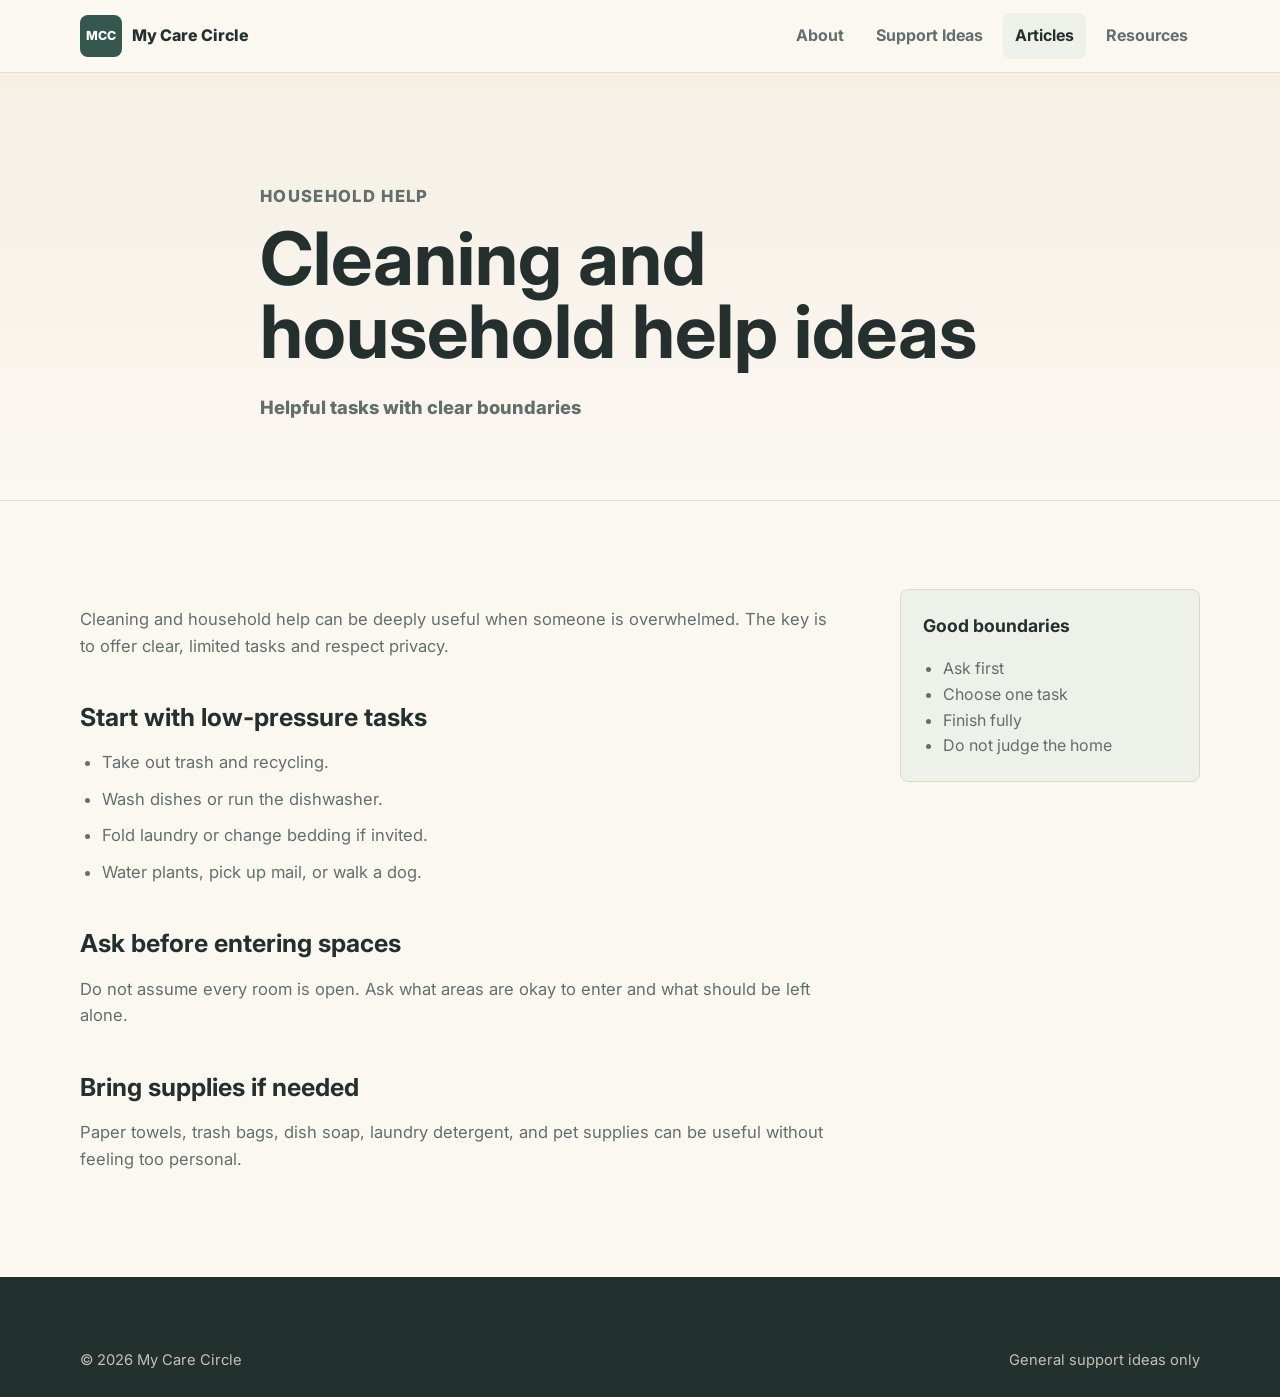
<file: articles/cleaning-and-household-help-ideas.html>
<!DOCTYPE html>
<html lang="en">
<head>
  <meta charset="utf-8">
  <meta name="viewport" content="width=device-width, initial-scale=1">
  <meta name="description" content="Cleaning and household help ideas for supporting someone without overstepping.">
  <title>Cleaning and Household Help Ideas | My Care Circle</title>
  <link rel="preconnect" href="https://fonts.googleapis.com">
  <link rel="preconnect" href="https://fonts.gstatic.com" crossorigin>
  <link href="https://fonts.googleapis.com/css2?family=Inter:wght@400;500;600;700;800&display=swap" rel="stylesheet">
  <link rel="stylesheet" href="../assets/styles.css">
</head>
<body>
  <header class="site-header"><nav class="nav container" aria-label="Primary navigation"><a class="brand" href="../index.html"><span class="brand-mark">MCC</span><span>My Care Circle</span></a><button class="nav-toggle" type="button" aria-expanded="false" aria-controls="primary-menu"><span class="sr-only">Open menu</span><span></span><span></span><span></span></button><div class="nav-links" id="primary-menu"><a href="../about.html">About</a><a href="../support-ideas.html">Support Ideas</a><a href="../articles.html" aria-current="page">Articles</a><a href="../resources.html">Resources</a></div></nav></header>
  <main>
    <section class="page-hero"><div class="container article-body"><p class="eyebrow">Household help</p><h1>Cleaning and household help ideas</h1><p class="article-meta">Helpful tasks with clear boundaries</p></div></section>
    <section class="section"><div class="container article-shell"><article class="article-body">
      <p>Cleaning and household help can be deeply useful when someone is overwhelmed. The key is to offer clear, limited tasks and respect privacy.</p>
      <h2>Start with low-pressure tasks</h2>
      <ul><li>Take out trash and recycling.</li><li>Wash dishes or run the dishwasher.</li><li>Fold laundry or change bedding if invited.</li><li>Water plants, pick up mail, or walk a dog.</li></ul>
      <h2>Ask before entering spaces</h2>
      <p>Do not assume every room is open. Ask what areas are okay to enter and what should be left alone.</p>
      <h2>Bring supplies if needed</h2>
      <p>Paper towels, trash bags, dish soap, laundry detergent, and pet supplies can be useful without feeling too personal.</p>
    </article><aside class="article-aside"><h2>Good boundaries</h2><ul><li>Ask first</li><li>Choose one task</li><li>Finish fully</li><li>Do not judge the home</li></ul></aside></div></section>
  </main>
  <footer class="site-footer"><div class="container footer-bottom"><span>&copy; <span data-year></span> My Care Circle</span><span>General support ideas only</span></div></footer>
  <script src="../assets/script.js"></script>
</body>
</html>
</file>
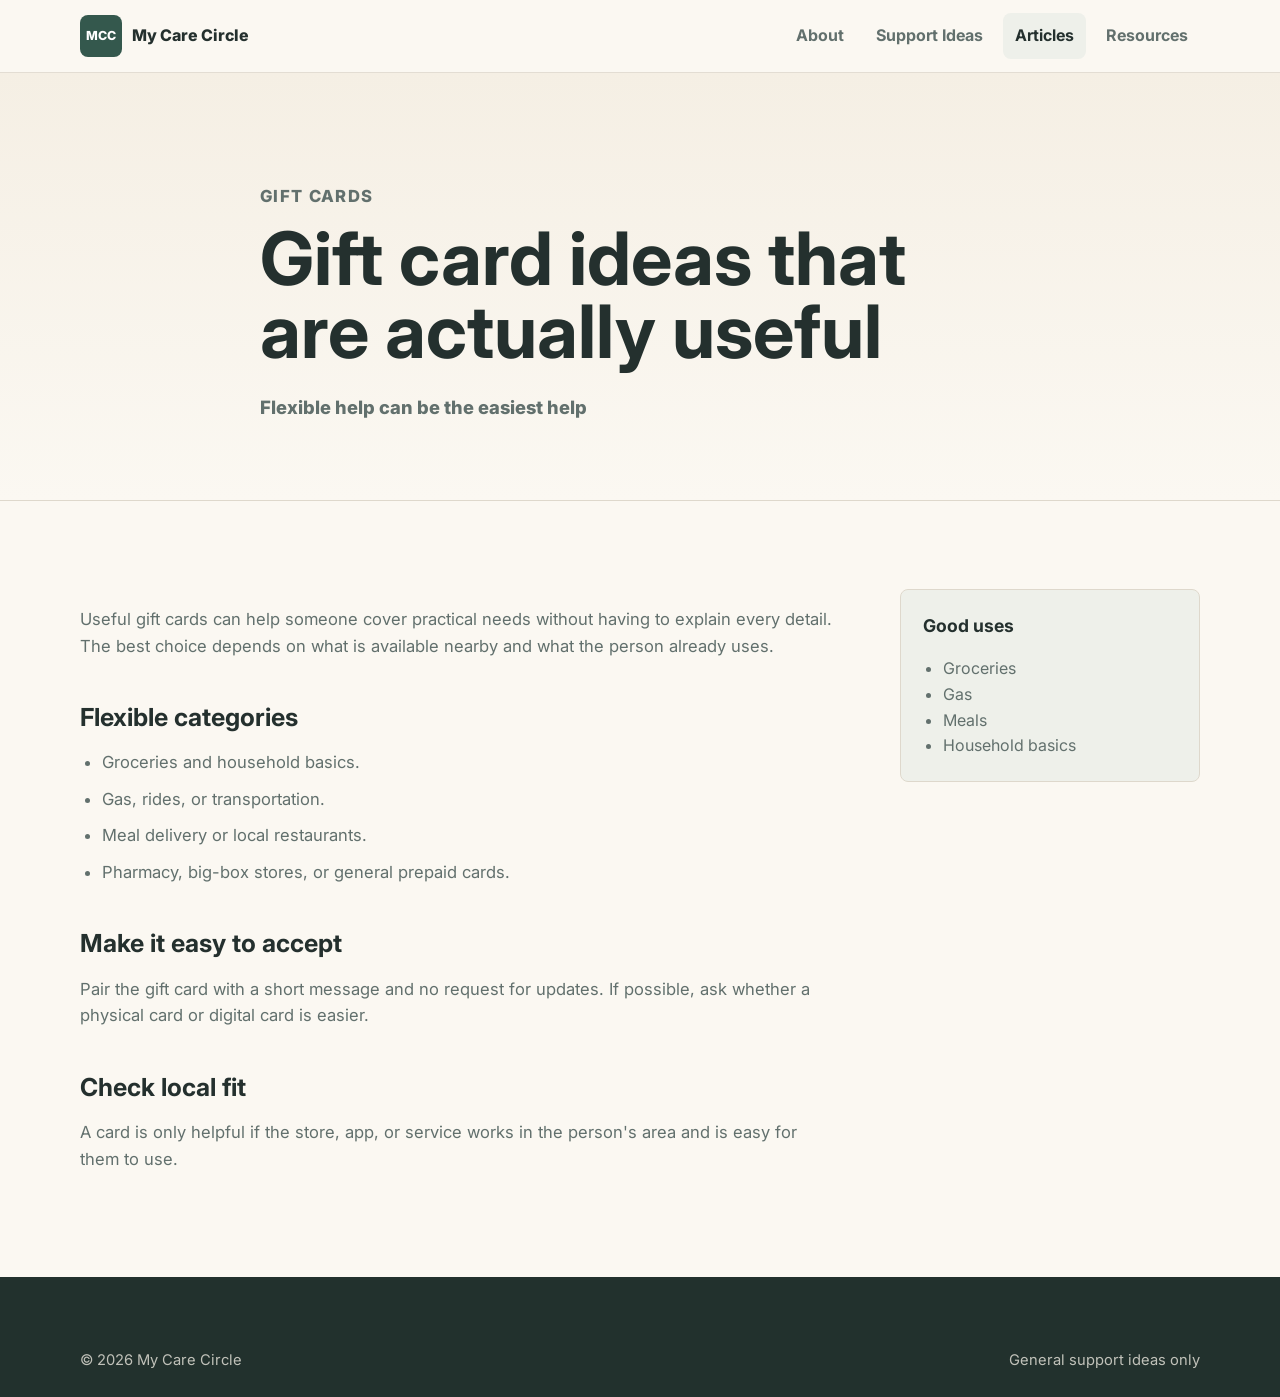
<file: articles/gift-card-ideas-that-are-useful.html>
<!DOCTYPE html>
<html lang="en">
<head>
  <meta charset="utf-8">
  <meta name="viewport" content="width=device-width, initial-scale=1">
  <meta name="description" content="Gift card ideas that are actually useful for meals, groceries, rides, gas, household supplies, and flexible support.">
  <title>Gift Card Ideas That Are Actually Useful | My Care Circle</title>
  <link rel="preconnect" href="https://fonts.googleapis.com">
  <link rel="preconnect" href="https://fonts.gstatic.com" crossorigin>
  <link href="https://fonts.googleapis.com/css2?family=Inter:wght@400;500;600;700;800&display=swap" rel="stylesheet">
  <link rel="stylesheet" href="../assets/styles.css">
</head>
<body>
  <header class="site-header"><nav class="nav container" aria-label="Primary navigation"><a class="brand" href="../index.html"><span class="brand-mark">MCC</span><span>My Care Circle</span></a><button class="nav-toggle" type="button" aria-expanded="false" aria-controls="primary-menu"><span class="sr-only">Open menu</span><span></span><span></span><span></span></button><div class="nav-links" id="primary-menu"><a href="../about.html">About</a><a href="../support-ideas.html">Support Ideas</a><a href="../articles.html" aria-current="page">Articles</a><a href="../resources.html">Resources</a></div></nav></header>
  <main>
    <section class="page-hero"><div class="container article-body"><p class="eyebrow">Gift cards</p><h1>Gift card ideas that are actually useful</h1><p class="article-meta">Flexible help can be the easiest help</p></div></section>
    <section class="section"><div class="container article-shell"><article class="article-body">
      <p>Useful gift cards can help someone cover practical needs without having to explain every detail. The best choice depends on what is available nearby and what the person already uses.</p>
      <h2>Flexible categories</h2>
      <ul><li>Groceries and household basics.</li><li>Gas, rides, or transportation.</li><li>Meal delivery or local restaurants.</li><li>Pharmacy, big-box stores, or general prepaid cards.</li></ul>
      <h2>Make it easy to accept</h2>
      <p>Pair the gift card with a short message and no request for updates. If possible, ask whether a physical card or digital card is easier.</p>
      <h2>Check local fit</h2>
      <p>A card is only helpful if the store, app, or service works in the person's area and is easy for them to use.</p>
    </article><aside class="article-aside"><h2>Good uses</h2><ul><li>Groceries</li><li>Gas</li><li>Meals</li><li>Household basics</li></ul></aside></div></section>
  </main>
  <footer class="site-footer"><div class="container footer-bottom"><span>&copy; <span data-year></span> My Care Circle</span><span>General support ideas only</span></div></footer>
  <script src="../assets/script.js"></script>
</body>
</html>
</file>
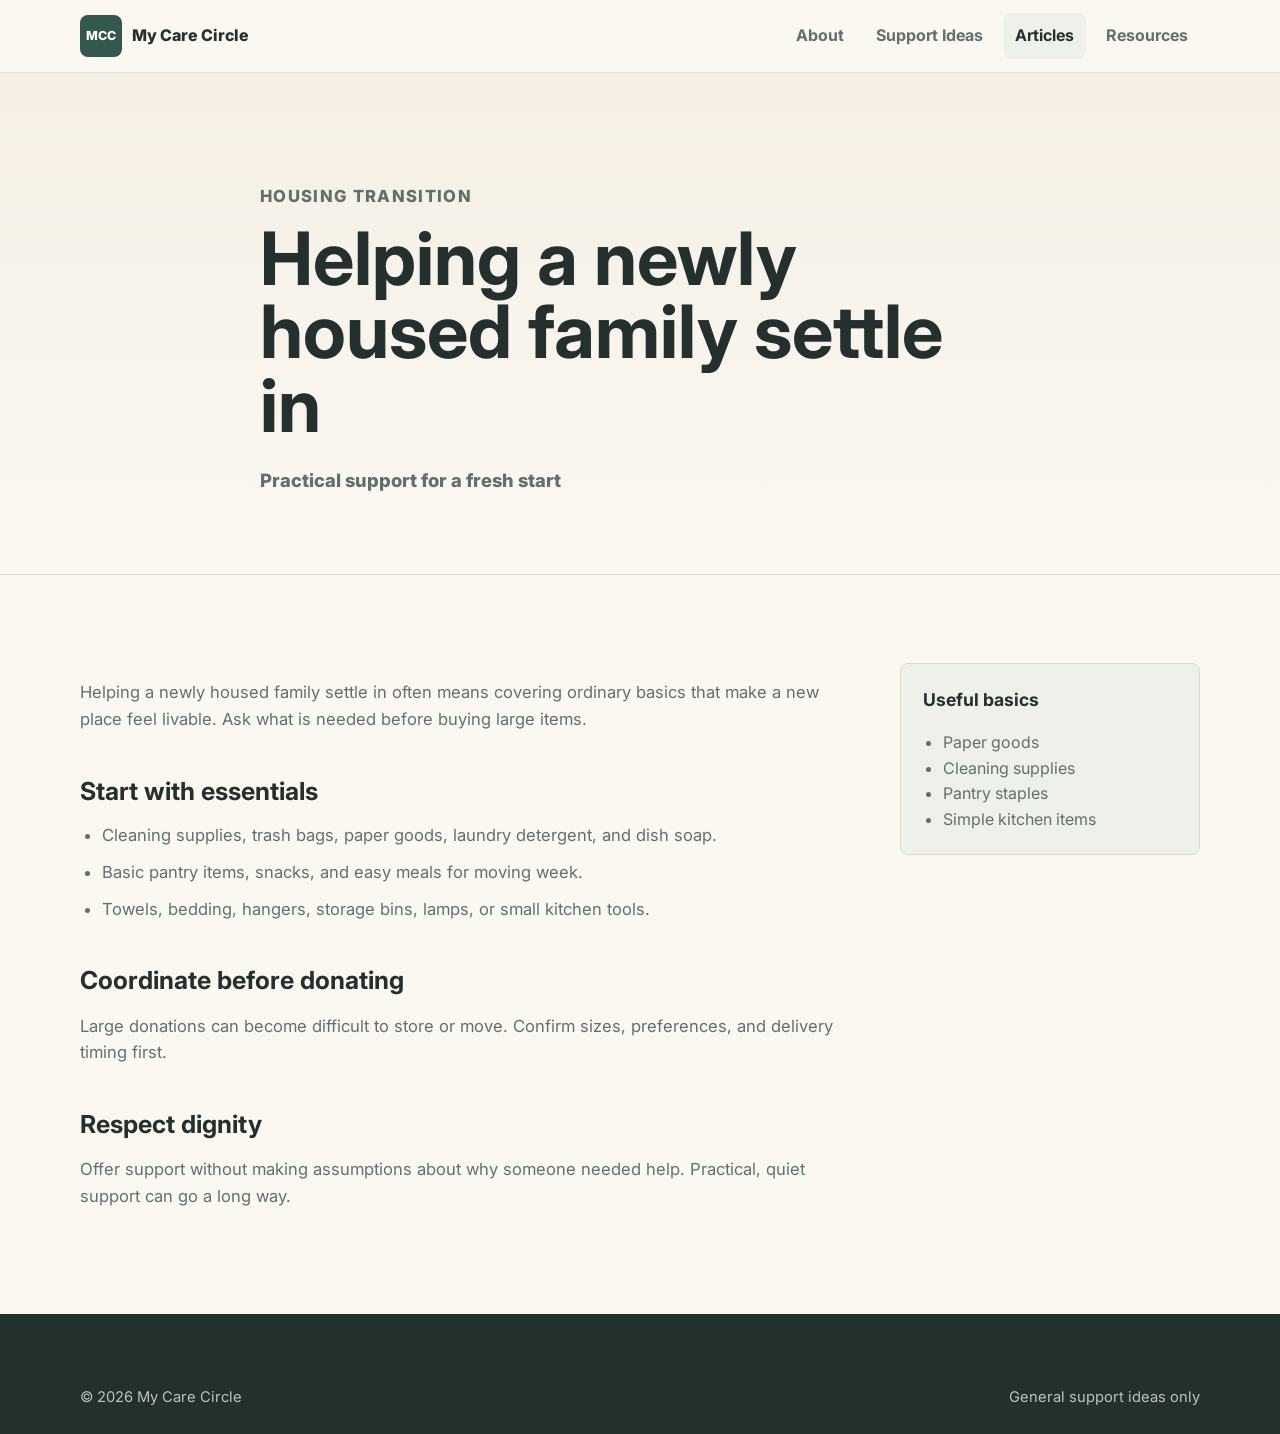
<file: articles/helping-newly-housed-family.html>
<!DOCTYPE html>
<html lang="en">
<head>
  <meta charset="utf-8">
  <meta name="viewport" content="width=device-width, initial-scale=1">
  <meta name="description" content="Helping a newly housed family settle in with practical household basics, meals, cleaning supplies, and respectful support.">
  <title>Helping a Newly Housed Family Settle In | My Care Circle</title>
  <link rel="preconnect" href="https://fonts.googleapis.com">
  <link rel="preconnect" href="https://fonts.gstatic.com" crossorigin>
  <link href="https://fonts.googleapis.com/css2?family=Inter:wght@400;500;600;700;800&display=swap" rel="stylesheet">
  <link rel="stylesheet" href="../assets/styles.css">
</head>
<body>
  <header class="site-header"><nav class="nav container" aria-label="Primary navigation"><a class="brand" href="../index.html"><span class="brand-mark">MCC</span><span>My Care Circle</span></a><button class="nav-toggle" type="button" aria-expanded="false" aria-controls="primary-menu"><span class="sr-only">Open menu</span><span></span><span></span><span></span></button><div class="nav-links" id="primary-menu"><a href="../about.html">About</a><a href="../support-ideas.html">Support Ideas</a><a href="../articles.html" aria-current="page">Articles</a><a href="../resources.html">Resources</a></div></nav></header>
  <main>
    <section class="page-hero"><div class="container article-body"><p class="eyebrow">Housing transition</p><h1>Helping a newly housed family settle in</h1><p class="article-meta">Practical support for a fresh start</p></div></section>
    <section class="section"><div class="container article-shell"><article class="article-body">
      <p>Helping a newly housed family settle in often means covering ordinary basics that make a new place feel livable. Ask what is needed before buying large items.</p>
      <h2>Start with essentials</h2>
      <ul><li>Cleaning supplies, trash bags, paper goods, laundry detergent, and dish soap.</li><li>Basic pantry items, snacks, and easy meals for moving week.</li><li>Towels, bedding, hangers, storage bins, lamps, or small kitchen tools.</li></ul>
      <h2>Coordinate before donating</h2>
      <p>Large donations can become difficult to store or move. Confirm sizes, preferences, and delivery timing first.</p>
      <h2>Respect dignity</h2>
      <p>Offer support without making assumptions about why someone needed help. Practical, quiet support can go a long way.</p>
    </article><aside class="article-aside"><h2>Useful basics</h2><ul><li>Paper goods</li><li>Cleaning supplies</li><li>Pantry staples</li><li>Simple kitchen items</li></ul></aside></div></section>
  </main>
  <footer class="site-footer"><div class="container footer-bottom"><span>&copy; <span data-year></span> My Care Circle</span><span>General support ideas only</span></div></footer>
  <script src="../assets/script.js"></script>
</body>
</html>
</file>
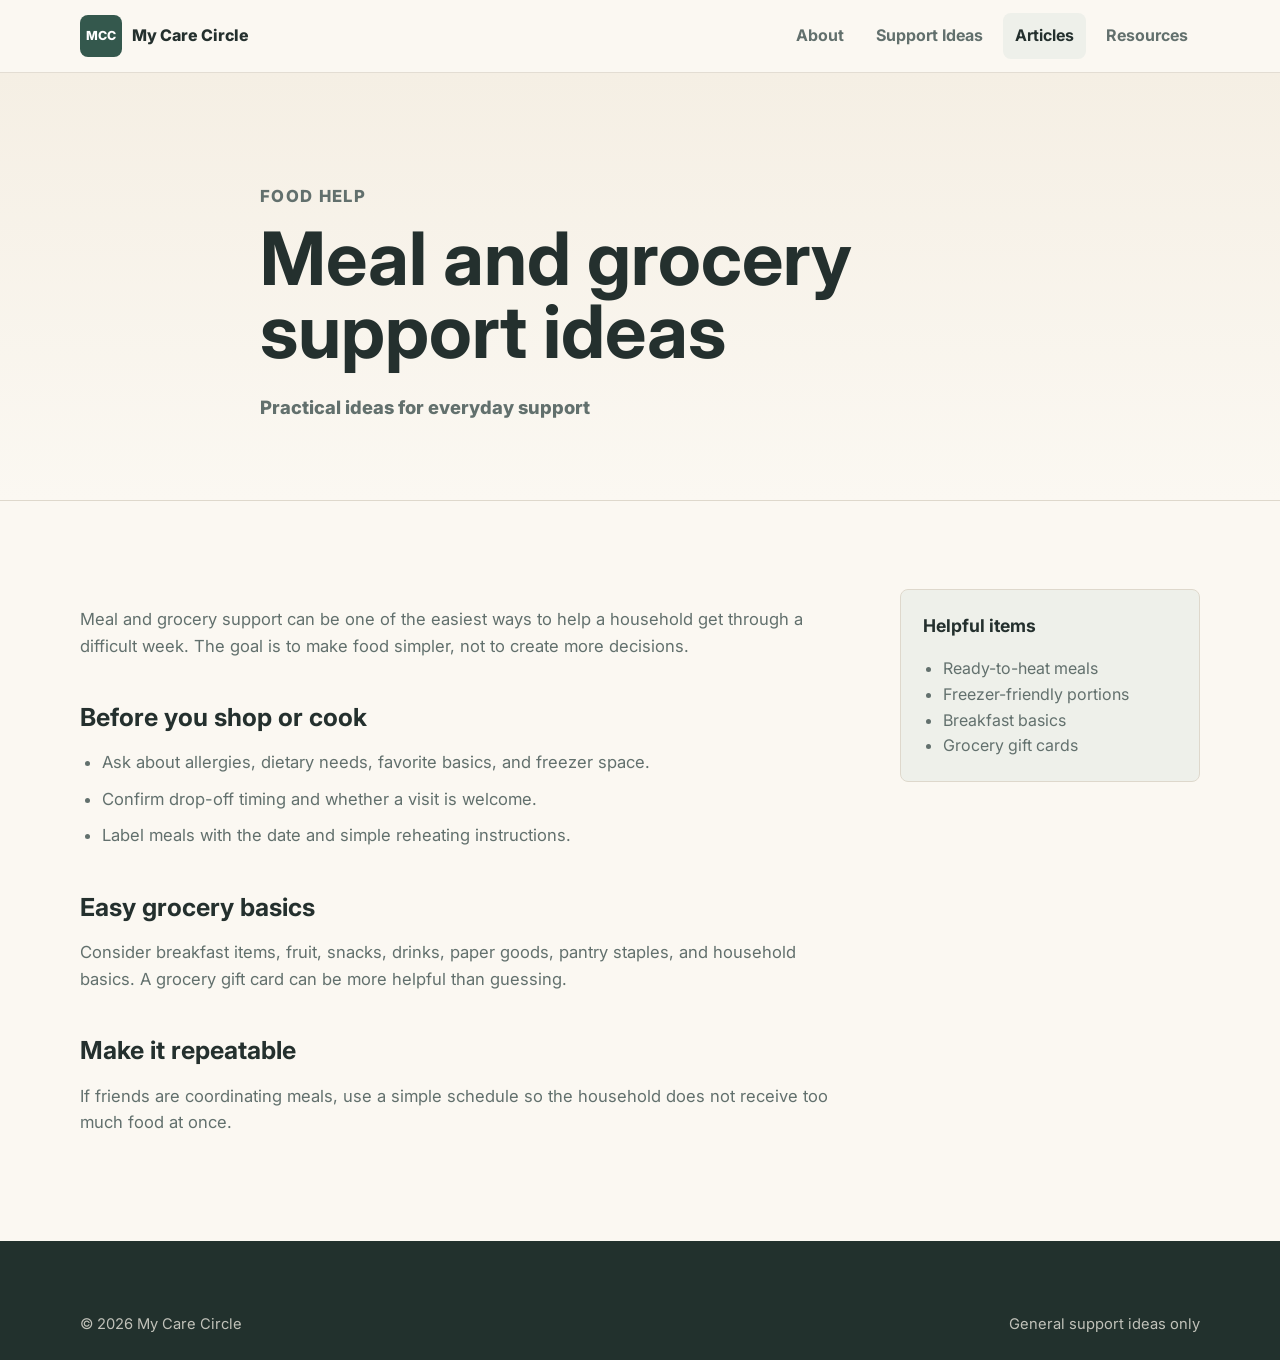
<file: articles/meal-and-grocery-support-ideas.html>
<!DOCTYPE html>
<html lang="en">
<head>
  <meta charset="utf-8">
  <meta name="viewport" content="width=device-width, initial-scale=1">
  <meta name="description" content="Meal and grocery support ideas for helping a friend, neighbor, or family member during a hard season.">
  <title>Meal and Grocery Support Ideas | My Care Circle</title>
  <link rel="preconnect" href="https://fonts.googleapis.com">
  <link rel="preconnect" href="https://fonts.gstatic.com" crossorigin>
  <link href="https://fonts.googleapis.com/css2?family=Inter:wght@400;500;600;700;800&display=swap" rel="stylesheet">
  <link rel="stylesheet" href="../assets/styles.css">
</head>
<body>
  <header class="site-header"><nav class="nav container" aria-label="Primary navigation"><a class="brand" href="../index.html"><span class="brand-mark">MCC</span><span>My Care Circle</span></a><button class="nav-toggle" type="button" aria-expanded="false" aria-controls="primary-menu"><span class="sr-only">Open menu</span><span></span><span></span><span></span></button><div class="nav-links" id="primary-menu"><a href="../about.html">About</a><a href="../support-ideas.html">Support Ideas</a><a href="../articles.html" aria-current="page">Articles</a><a href="../resources.html">Resources</a></div></nav></header>
  <main>
    <section class="page-hero"><div class="container article-body"><p class="eyebrow">Food help</p><h1>Meal and grocery support ideas</h1><p class="article-meta">Practical ideas for everyday support</p></div></section>
    <section class="section"><div class="container article-shell"><article class="article-body">
      <p>Meal and grocery support can be one of the easiest ways to help a household get through a difficult week. The goal is to make food simpler, not to create more decisions.</p>
      <h2>Before you shop or cook</h2>
      <ul><li>Ask about allergies, dietary needs, favorite basics, and freezer space.</li><li>Confirm drop-off timing and whether a visit is welcome.</li><li>Label meals with the date and simple reheating instructions.</li></ul>
      <h2>Easy grocery basics</h2>
      <p>Consider breakfast items, fruit, snacks, drinks, paper goods, pantry staples, and household basics. A grocery gift card can be more helpful than guessing.</p>
      <h2>Make it repeatable</h2>
      <p>If friends are coordinating meals, use a simple schedule so the household does not receive too much food at once.</p>
    </article><aside class="article-aside"><h2>Helpful items</h2><ul><li>Ready-to-heat meals</li><li>Freezer-friendly portions</li><li>Breakfast basics</li><li>Grocery gift cards</li></ul></aside></div></section>
  </main>
  <footer class="site-footer"><div class="container footer-bottom"><span>&copy; <span data-year></span> My Care Circle</span><span>General support ideas only</span></div></footer>
  <script src="../assets/script.js"></script>
</body>
</html>
</file>
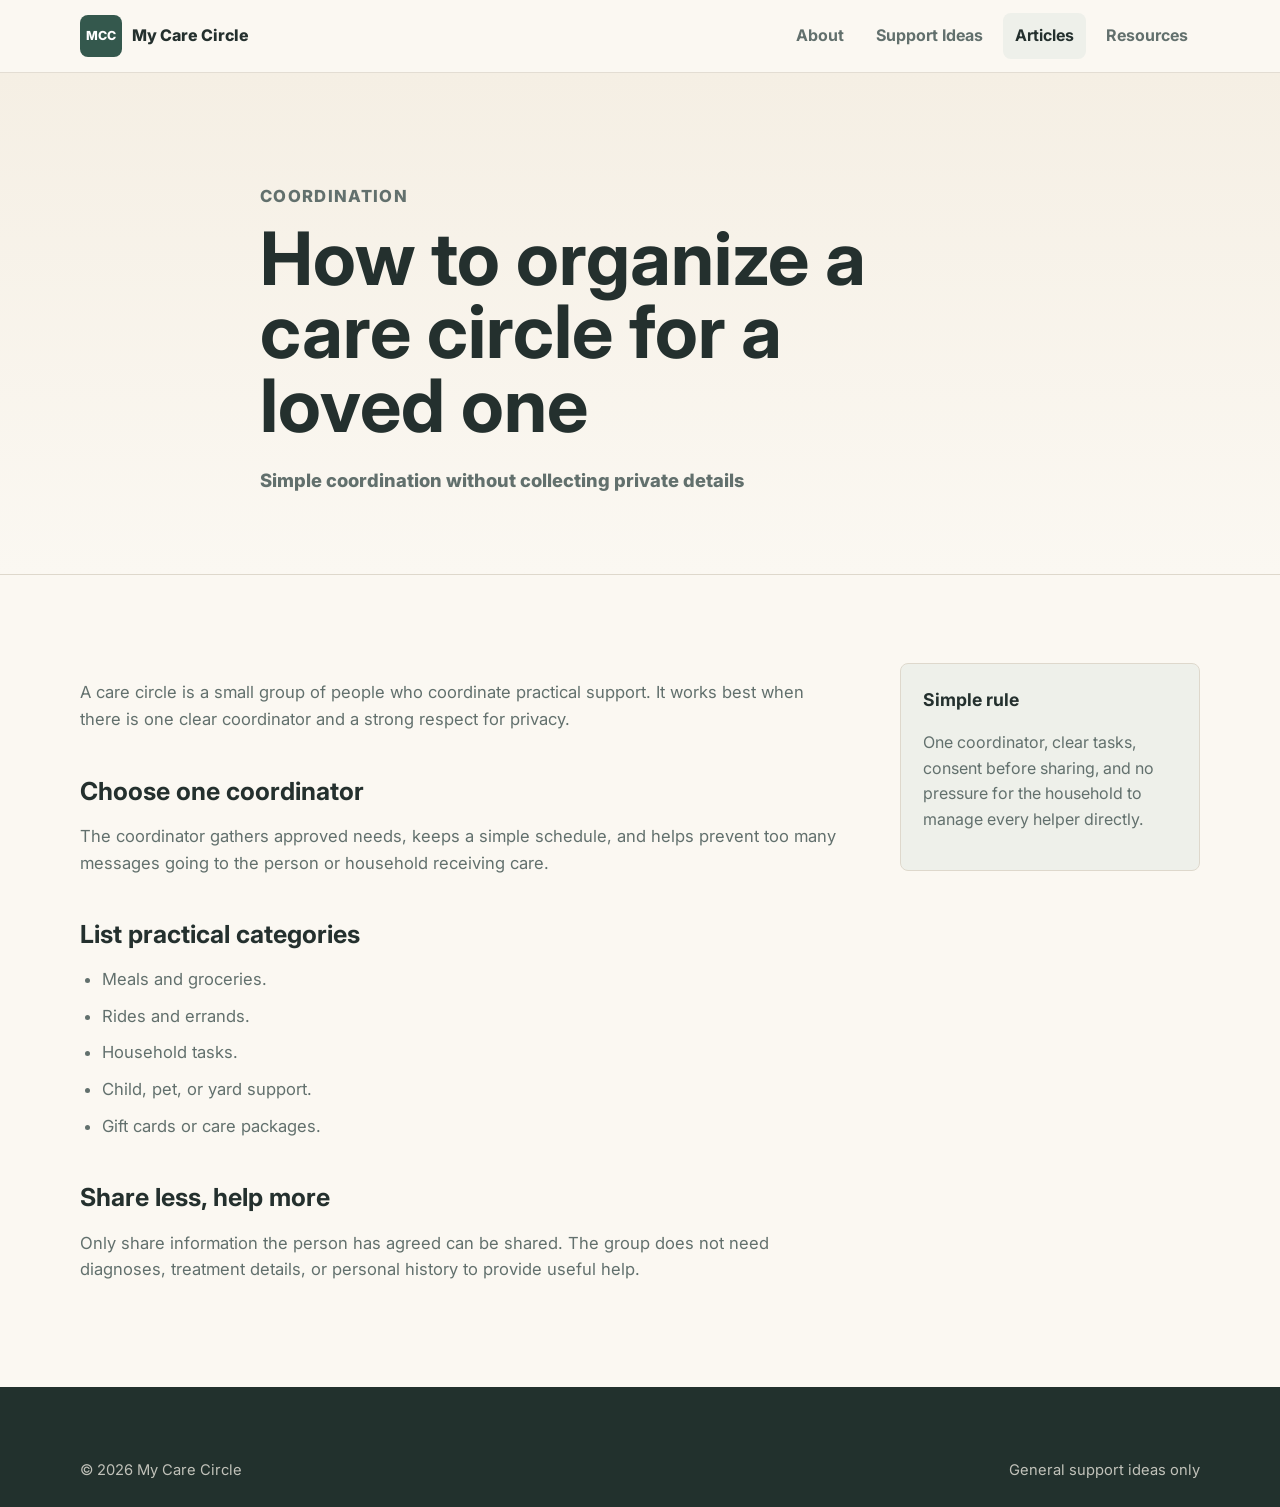
<file: articles/organize-care-circle-for-loved-one.html>
<!DOCTYPE html>
<html lang="en">
<head>
  <meta charset="utf-8">
  <meta name="viewport" content="width=device-width, initial-scale=1">
  <meta name="description" content="How to organize a care circle for a loved one with meals, rides, errands, privacy boundaries, and one clear coordinator.">
  <title>How to Organize a Care Circle for a Loved One | My Care Circle</title>
  <link rel="preconnect" href="https://fonts.googleapis.com">
  <link rel="preconnect" href="https://fonts.gstatic.com" crossorigin>
  <link href="https://fonts.googleapis.com/css2?family=Inter:wght@400;500;600;700;800&display=swap" rel="stylesheet">
  <link rel="stylesheet" href="../assets/styles.css">
</head>
<body>
  <header class="site-header"><nav class="nav container" aria-label="Primary navigation"><a class="brand" href="../index.html"><span class="brand-mark">MCC</span><span>My Care Circle</span></a><button class="nav-toggle" type="button" aria-expanded="false" aria-controls="primary-menu"><span class="sr-only">Open menu</span><span></span><span></span><span></span></button><div class="nav-links" id="primary-menu"><a href="../about.html">About</a><a href="../support-ideas.html">Support Ideas</a><a href="../articles.html" aria-current="page">Articles</a><a href="../resources.html">Resources</a></div></nav></header>
  <main>
    <section class="page-hero"><div class="container article-body"><p class="eyebrow">Coordination</p><h1>How to organize a care circle for a loved one</h1><p class="article-meta">Simple coordination without collecting private details</p></div></section>
    <section class="section"><div class="container article-shell"><article class="article-body">
      <p>A care circle is a small group of people who coordinate practical support. It works best when there is one clear coordinator and a strong respect for privacy.</p>
      <h2>Choose one coordinator</h2>
      <p>The coordinator gathers approved needs, keeps a simple schedule, and helps prevent too many messages going to the person or household receiving care.</p>
      <h2>List practical categories</h2>
      <ul><li>Meals and groceries.</li><li>Rides and errands.</li><li>Household tasks.</li><li>Child, pet, or yard support.</li><li>Gift cards or care packages.</li></ul>
      <h2>Share less, help more</h2>
      <p>Only share information the person has agreed can be shared. The group does not need diagnoses, treatment details, or personal history to provide useful help.</p>
    </article><aside class="article-aside"><h2>Simple rule</h2><p>One coordinator, clear tasks, consent before sharing, and no pressure for the household to manage every helper directly.</p></aside></div></section>
  </main>
  <footer class="site-footer"><div class="container footer-bottom"><span>&copy; <span data-year></span> My Care Circle</span><span>General support ideas only</span></div></footer>
  <script src="../assets/script.js"></script>
</body>
</html>
</file>
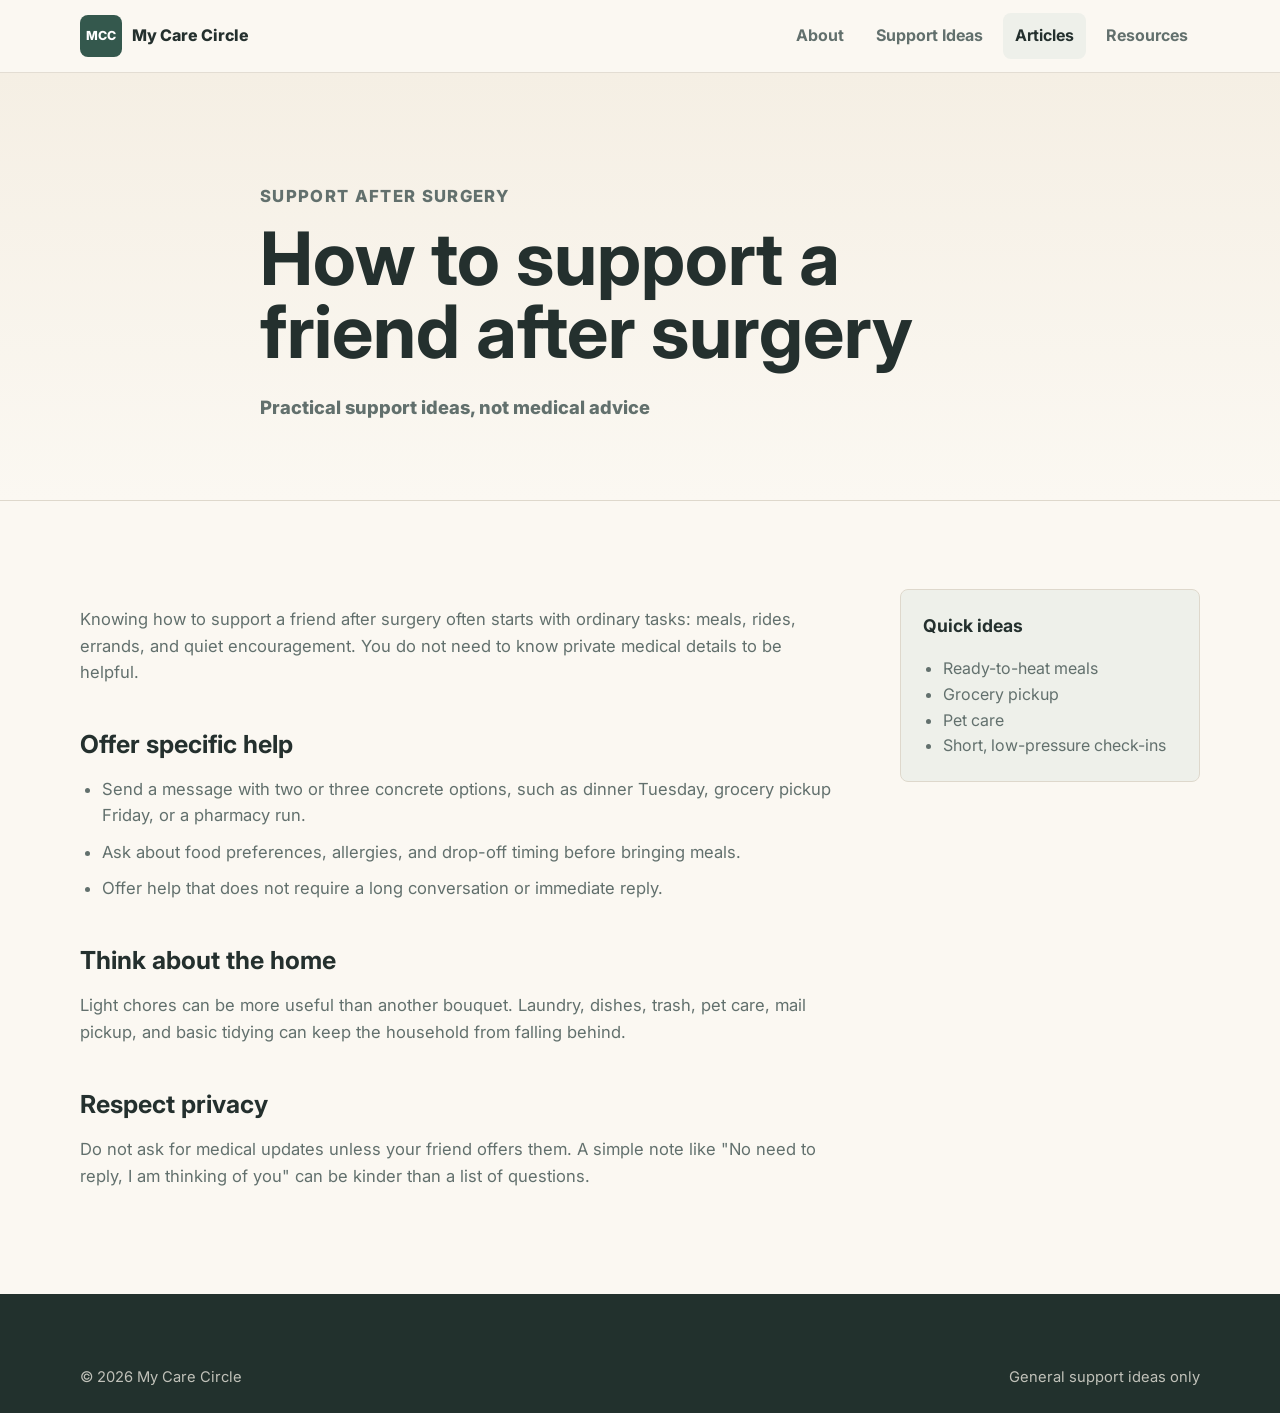
<file: articles/support-friend-after-surgery.html>
<!DOCTYPE html>
<html lang="en">
<head>
  <meta charset="utf-8">
  <meta name="viewport" content="width=device-width, initial-scale=1">
  <meta name="description" content="How to support a friend after surgery with meals, errands, rides, housework, and respectful check-ins.">
  <title>How to Support a Friend After Surgery | My Care Circle</title>
  <link rel="preconnect" href="https://fonts.googleapis.com">
  <link rel="preconnect" href="https://fonts.gstatic.com" crossorigin>
  <link href="https://fonts.googleapis.com/css2?family=Inter:wght@400;500;600;700;800&display=swap" rel="stylesheet">
  <link rel="stylesheet" href="../assets/styles.css">
</head>
<body>
  <header class="site-header"><nav class="nav container" aria-label="Primary navigation"><a class="brand" href="../index.html"><span class="brand-mark">MCC</span><span>My Care Circle</span></a><button class="nav-toggle" type="button" aria-expanded="false" aria-controls="primary-menu"><span class="sr-only">Open menu</span><span></span><span></span><span></span></button><div class="nav-links" id="primary-menu"><a href="../about.html">About</a><a href="../support-ideas.html">Support Ideas</a><a href="../articles.html" aria-current="page">Articles</a><a href="../resources.html">Resources</a></div></nav></header>
  <main>
    <section class="page-hero"><div class="container article-body"><p class="eyebrow">Support after surgery</p><h1>How to support a friend after surgery</h1><p class="article-meta">Practical support ideas, not medical advice</p></div></section>
    <section class="section"><div class="container article-shell"><article class="article-body">
      <p>Knowing how to support a friend after surgery often starts with ordinary tasks: meals, rides, errands, and quiet encouragement. You do not need to know private medical details to be helpful.</p>
      <h2>Offer specific help</h2>
      <ul><li>Send a message with two or three concrete options, such as dinner Tuesday, grocery pickup Friday, or a pharmacy run.</li><li>Ask about food preferences, allergies, and drop-off timing before bringing meals.</li><li>Offer help that does not require a long conversation or immediate reply.</li></ul>
      <h2>Think about the home</h2>
      <p>Light chores can be more useful than another bouquet. Laundry, dishes, trash, pet care, mail pickup, and basic tidying can keep the household from falling behind.</p>
      <h2>Respect privacy</h2>
      <p>Do not ask for medical updates unless your friend offers them. A simple note like "No need to reply, I am thinking of you" can be kinder than a list of questions.</p>
    </article><aside class="article-aside"><h2>Quick ideas</h2><ul><li>Ready-to-heat meals</li><li>Grocery pickup</li><li>Pet care</li><li>Short, low-pressure check-ins</li></ul></aside></div></section>
  </main>
  <footer class="site-footer"><div class="container footer-bottom"><span>&copy; <span data-year></span> My Care Circle</span><span>General support ideas only</span></div></footer>
  <script src="../assets/script.js"></script>
</body>
</html>
</file>
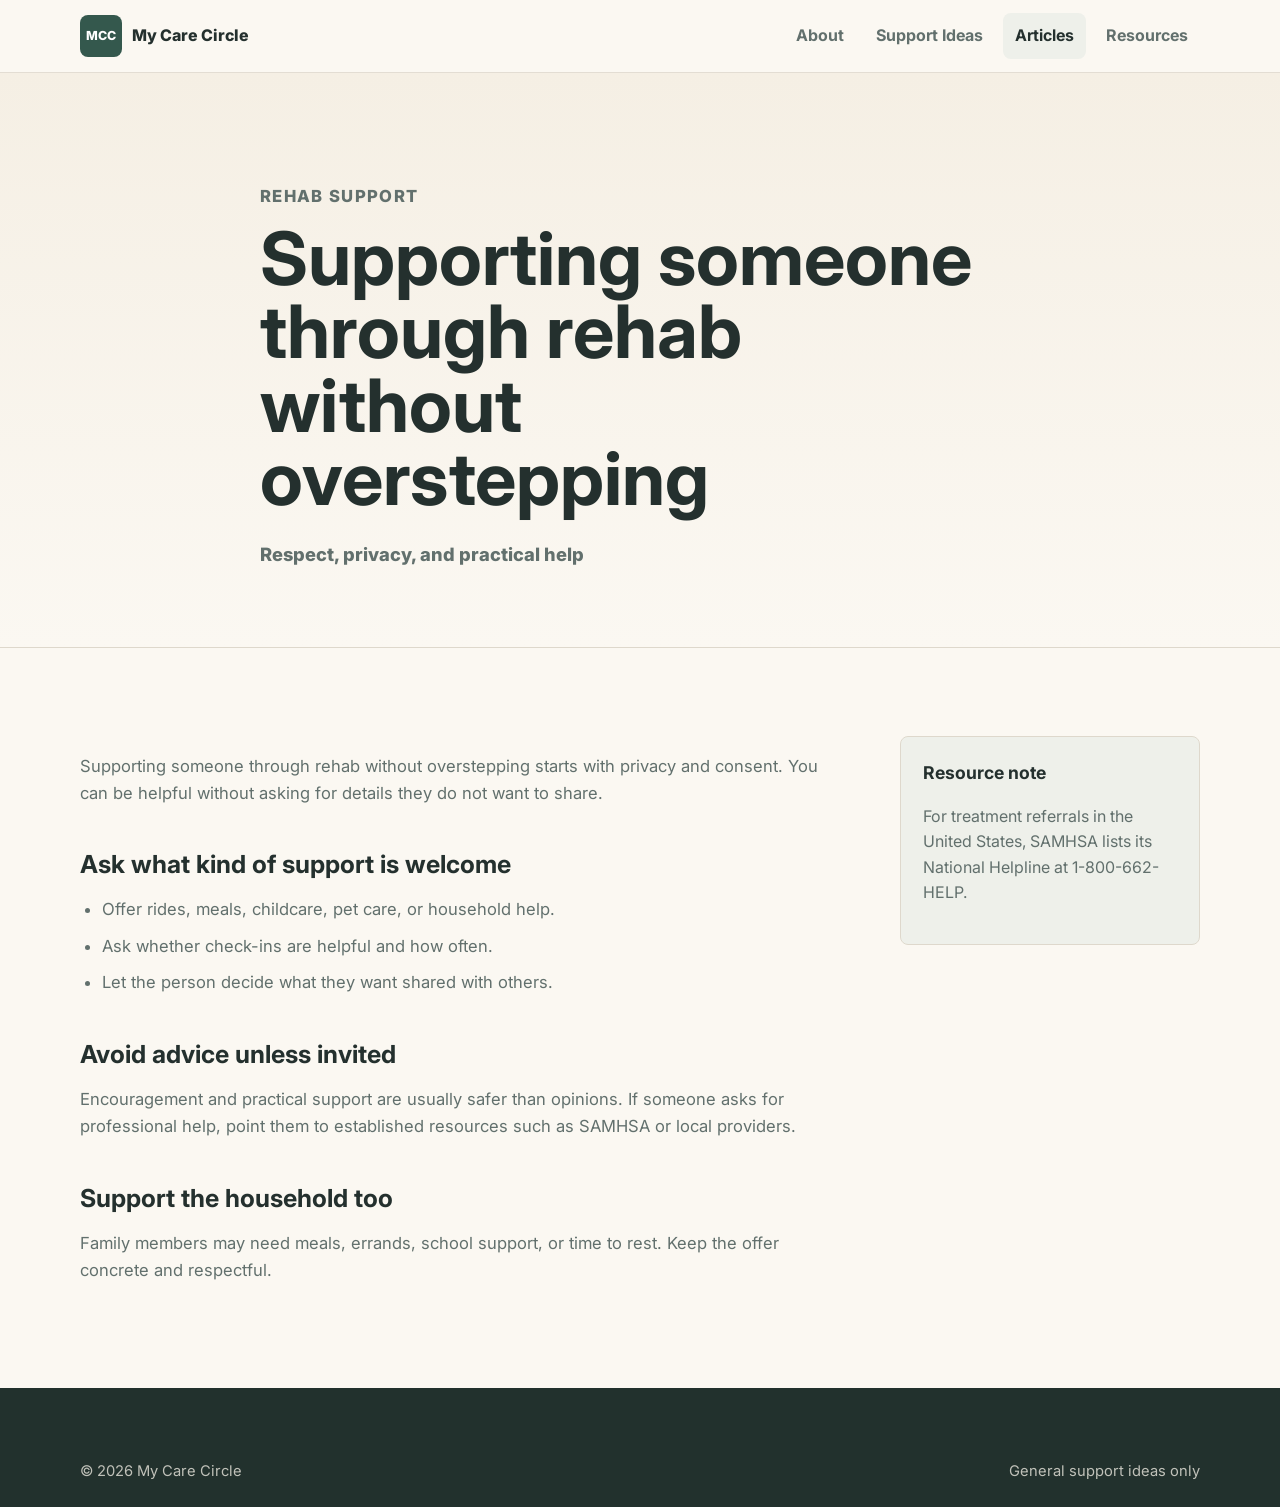
<file: articles/supporting-someone-through-rehab.html>
<!DOCTYPE html>
<html lang="en">
<head>
  <meta charset="utf-8">
  <meta name="viewport" content="width=device-width, initial-scale=1">
  <meta name="description" content="Supporting someone through rehab without overstepping, with privacy, boundaries, practical help, and trusted resources.">
  <title>Supporting Someone Through Rehab Without Overstepping | My Care Circle</title>
  <link rel="preconnect" href="https://fonts.googleapis.com">
  <link rel="preconnect" href="https://fonts.gstatic.com" crossorigin>
  <link href="https://fonts.googleapis.com/css2?family=Inter:wght@400;500;600;700;800&display=swap" rel="stylesheet">
  <link rel="stylesheet" href="../assets/styles.css">
</head>
<body>
  <header class="site-header"><nav class="nav container" aria-label="Primary navigation"><a class="brand" href="../index.html"><span class="brand-mark">MCC</span><span>My Care Circle</span></a><button class="nav-toggle" type="button" aria-expanded="false" aria-controls="primary-menu"><span class="sr-only">Open menu</span><span></span><span></span><span></span></button><div class="nav-links" id="primary-menu"><a href="../about.html">About</a><a href="../support-ideas.html">Support Ideas</a><a href="../articles.html" aria-current="page">Articles</a><a href="../resources.html">Resources</a></div></nav></header>
  <main>
    <section class="page-hero"><div class="container article-body"><p class="eyebrow">Rehab support</p><h1>Supporting someone through rehab without overstepping</h1><p class="article-meta">Respect, privacy, and practical help</p></div></section>
    <section class="section"><div class="container article-shell"><article class="article-body">
      <p>Supporting someone through rehab without overstepping starts with privacy and consent. You can be helpful without asking for details they do not want to share.</p>
      <h2>Ask what kind of support is welcome</h2>
      <ul><li>Offer rides, meals, childcare, pet care, or household help.</li><li>Ask whether check-ins are helpful and how often.</li><li>Let the person decide what they want shared with others.</li></ul>
      <h2>Avoid advice unless invited</h2>
      <p>Encouragement and practical support are usually safer than opinions. If someone asks for professional help, point them to established resources such as SAMHSA or local providers.</p>
      <h2>Support the household too</h2>
      <p>Family members may need meals, errands, school support, or time to rest. Keep the offer concrete and respectful.</p>
    </article><aside class="article-aside"><h2>Resource note</h2><p>For treatment referrals in the United States, SAMHSA lists its National Helpline at 1-800-662-HELP.</p></aside></div></section>
  </main>
  <footer class="site-footer"><div class="container footer-bottom"><span>&copy; <span data-year></span> My Care Circle</span><span>General support ideas only</span></div></footer>
  <script src="../assets/script.js"></script>
</body>
</html>
</file>
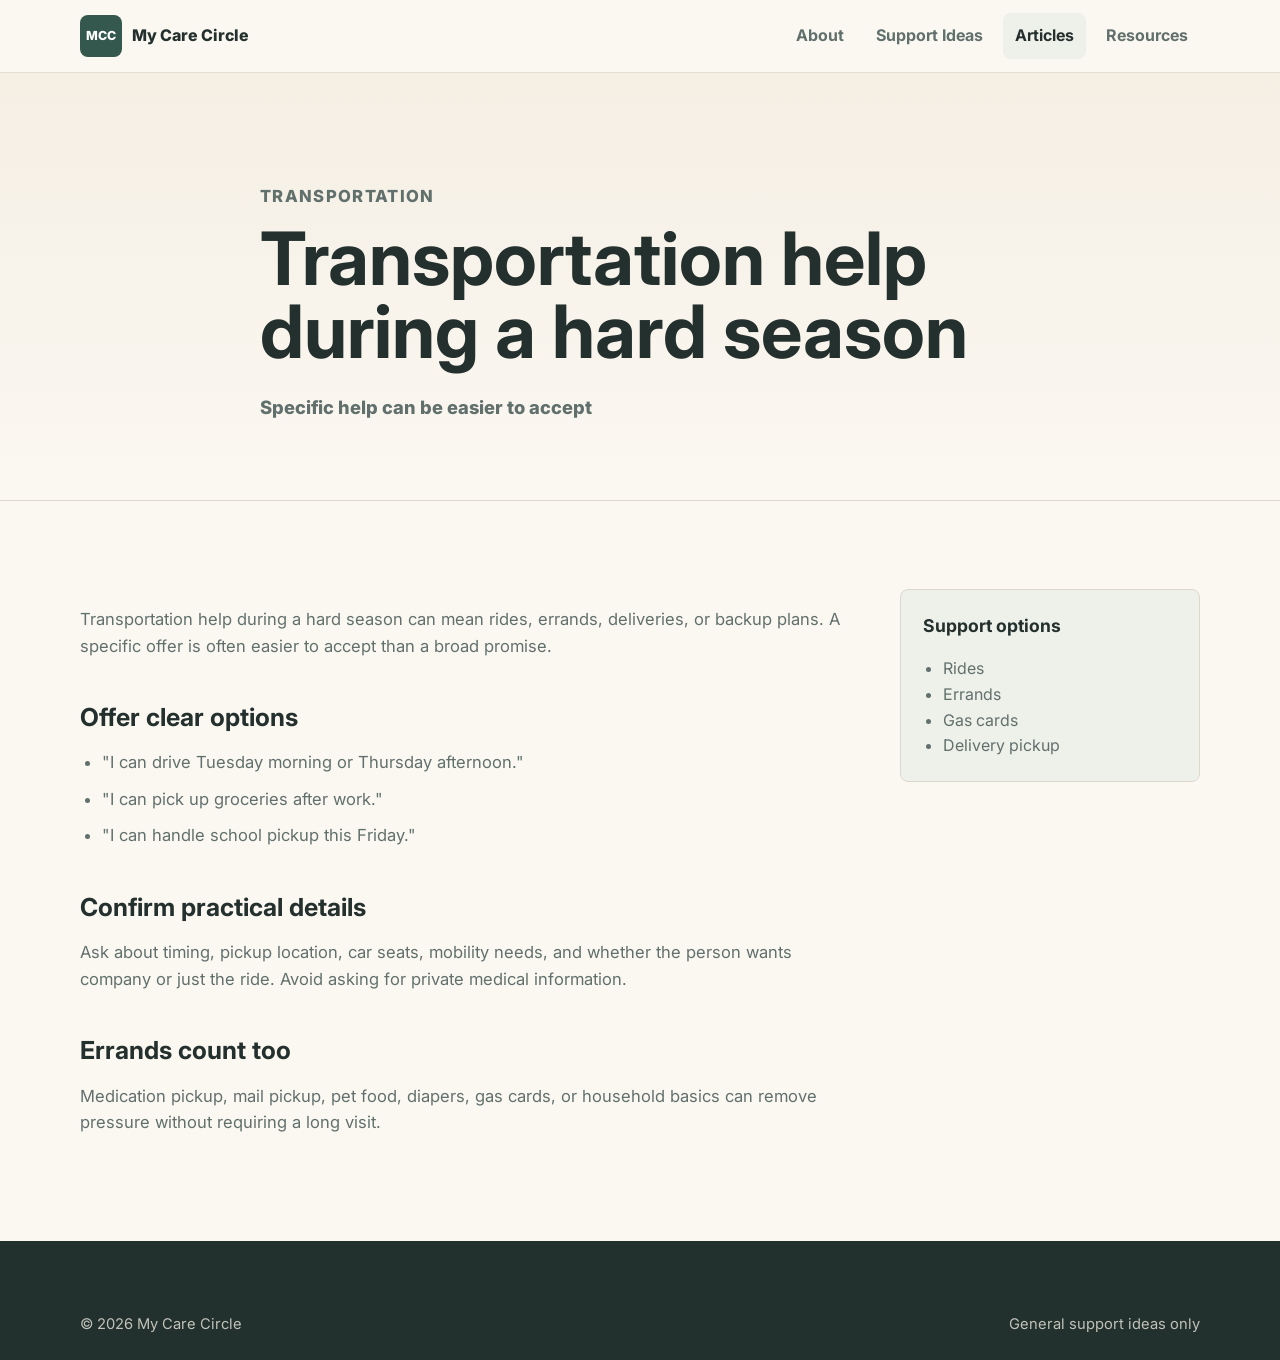
<file: articles/transportation-help-during-hard-season.html>
<!DOCTYPE html>
<html lang="en">
<head>
  <meta charset="utf-8">
  <meta name="viewport" content="width=device-width, initial-scale=1">
  <meta name="description" content="Transportation help during a hard season, including rides, errands, pickups, and respectful coordination.">
  <title>Transportation Help During a Hard Season | My Care Circle</title>
  <link rel="preconnect" href="https://fonts.googleapis.com">
  <link rel="preconnect" href="https://fonts.gstatic.com" crossorigin>
  <link href="https://fonts.googleapis.com/css2?family=Inter:wght@400;500;600;700;800&display=swap" rel="stylesheet">
  <link rel="stylesheet" href="../assets/styles.css">
</head>
<body>
  <header class="site-header"><nav class="nav container" aria-label="Primary navigation"><a class="brand" href="../index.html"><span class="brand-mark">MCC</span><span>My Care Circle</span></a><button class="nav-toggle" type="button" aria-expanded="false" aria-controls="primary-menu"><span class="sr-only">Open menu</span><span></span><span></span><span></span></button><div class="nav-links" id="primary-menu"><a href="../about.html">About</a><a href="../support-ideas.html">Support Ideas</a><a href="../articles.html" aria-current="page">Articles</a><a href="../resources.html">Resources</a></div></nav></header>
  <main>
    <section class="page-hero"><div class="container article-body"><p class="eyebrow">Transportation</p><h1>Transportation help during a hard season</h1><p class="article-meta">Specific help can be easier to accept</p></div></section>
    <section class="section"><div class="container article-shell"><article class="article-body">
      <p>Transportation help during a hard season can mean rides, errands, deliveries, or backup plans. A specific offer is often easier to accept than a broad promise.</p>
      <h2>Offer clear options</h2>
      <ul><li>"I can drive Tuesday morning or Thursday afternoon."</li><li>"I can pick up groceries after work."</li><li>"I can handle school pickup this Friday."</li></ul>
      <h2>Confirm practical details</h2>
      <p>Ask about timing, pickup location, car seats, mobility needs, and whether the person wants company or just the ride. Avoid asking for private medical information.</p>
      <h2>Errands count too</h2>
      <p>Medication pickup, mail pickup, pet food, diapers, gas cards, or household basics can remove pressure without requiring a long visit.</p>
    </article><aside class="article-aside"><h2>Support options</h2><ul><li>Rides</li><li>Errands</li><li>Gas cards</li><li>Delivery pickup</li></ul></aside></div></section>
  </main>
  <footer class="site-footer"><div class="container footer-bottom"><span>&copy; <span data-year></span> My Care Circle</span><span>General support ideas only</span></div></footer>
  <script src="../assets/script.js"></script>
</body>
</html>
</file>
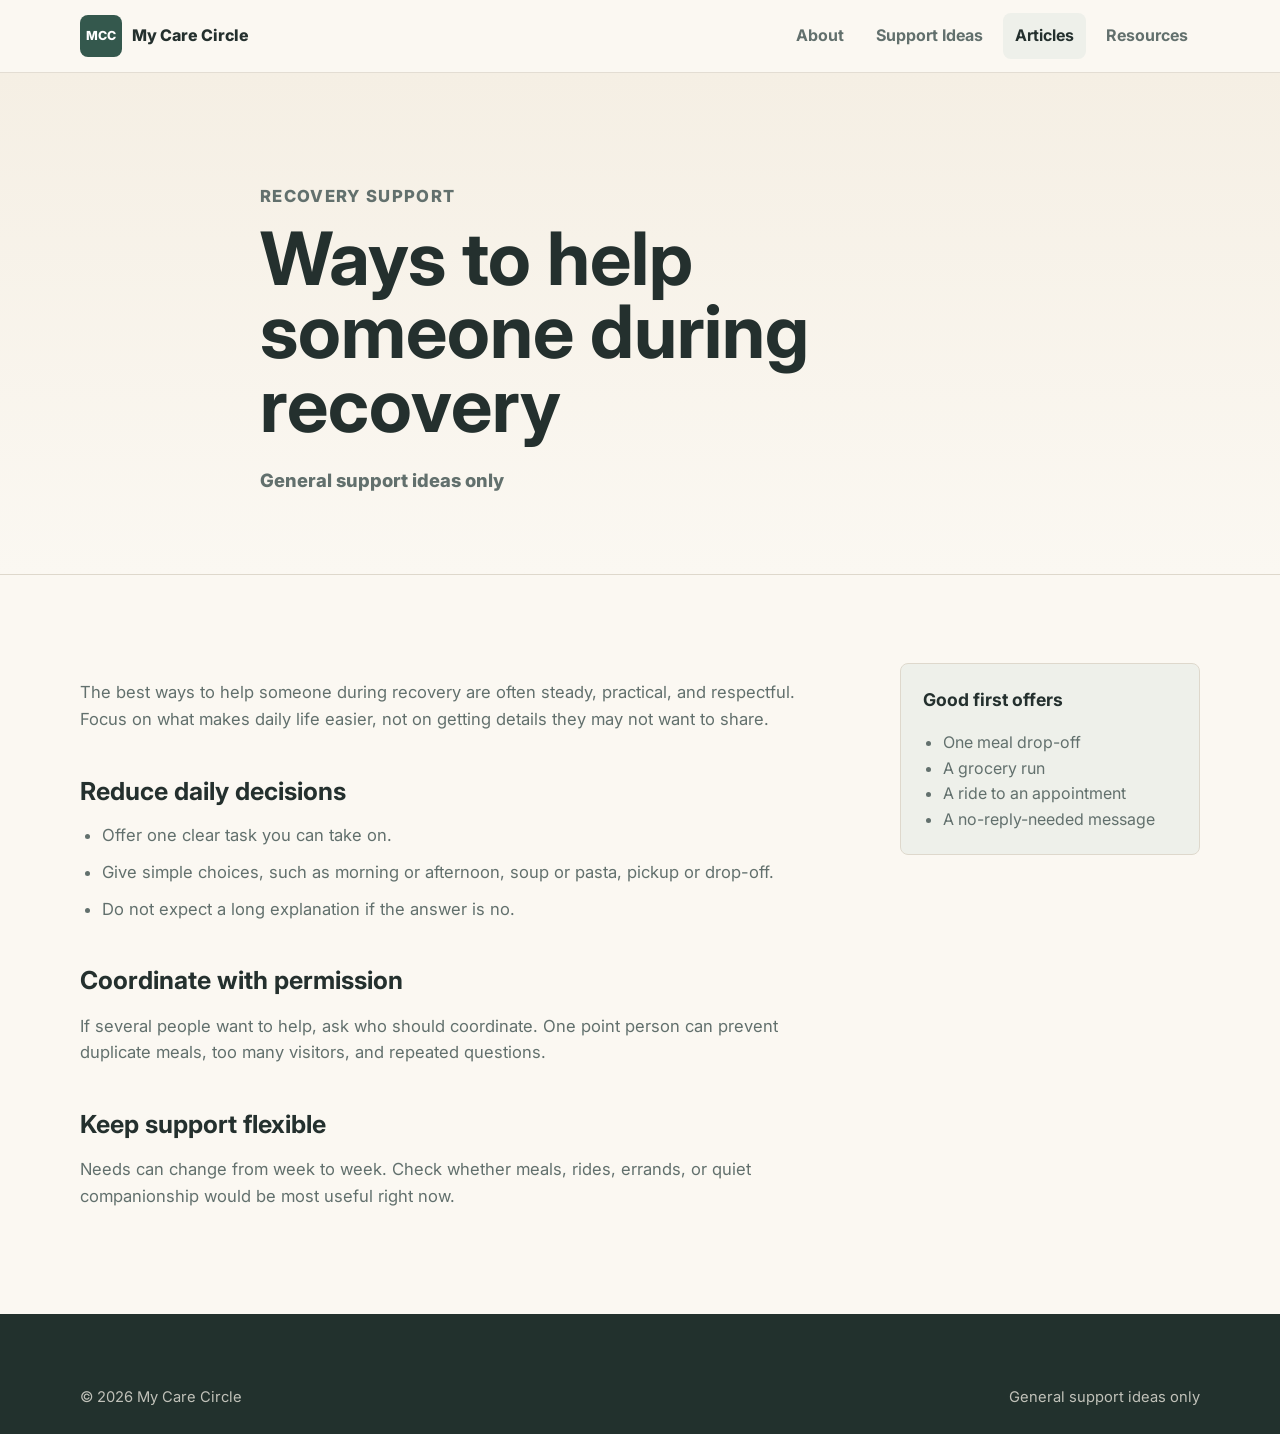
<file: articles/ways-to-help-someone-during-recovery.html>
<!DOCTYPE html>
<html lang="en">
<head>
  <meta charset="utf-8">
  <meta name="viewport" content="width=device-width, initial-scale=1">
  <meta name="description" content="Ways to help someone during recovery with practical tasks, respectful communication, and coordinated support.">
  <title>Ways to Help Someone During Recovery | My Care Circle</title>
  <link rel="preconnect" href="https://fonts.googleapis.com">
  <link rel="preconnect" href="https://fonts.gstatic.com" crossorigin>
  <link href="https://fonts.googleapis.com/css2?family=Inter:wght@400;500;600;700;800&display=swap" rel="stylesheet">
  <link rel="stylesheet" href="../assets/styles.css">
</head>
<body>
  <header class="site-header"><nav class="nav container" aria-label="Primary navigation"><a class="brand" href="../index.html"><span class="brand-mark">MCC</span><span>My Care Circle</span></a><button class="nav-toggle" type="button" aria-expanded="false" aria-controls="primary-menu"><span class="sr-only">Open menu</span><span></span><span></span><span></span></button><div class="nav-links" id="primary-menu"><a href="../about.html">About</a><a href="../support-ideas.html">Support Ideas</a><a href="../articles.html" aria-current="page">Articles</a><a href="../resources.html">Resources</a></div></nav></header>
  <main>
    <section class="page-hero"><div class="container article-body"><p class="eyebrow">Recovery support</p><h1>Ways to help someone during recovery</h1><p class="article-meta">General support ideas only</p></div></section>
    <section class="section"><div class="container article-shell"><article class="article-body">
      <p>The best ways to help someone during recovery are often steady, practical, and respectful. Focus on what makes daily life easier, not on getting details they may not want to share.</p>
      <h2>Reduce daily decisions</h2>
      <ul><li>Offer one clear task you can take on.</li><li>Give simple choices, such as morning or afternoon, soup or pasta, pickup or drop-off.</li><li>Do not expect a long explanation if the answer is no.</li></ul>
      <h2>Coordinate with permission</h2>
      <p>If several people want to help, ask who should coordinate. One point person can prevent duplicate meals, too many visitors, and repeated questions.</p>
      <h2>Keep support flexible</h2>
      <p>Needs can change from week to week. Check whether meals, rides, errands, or quiet companionship would be most useful right now.</p>
    </article><aside class="article-aside"><h2>Good first offers</h2><ul><li>One meal drop-off</li><li>A grocery run</li><li>A ride to an appointment</li><li>A no-reply-needed message</li></ul></aside></div></section>
  </main>
  <footer class="site-footer"><div class="container footer-bottom"><span>&copy; <span data-year></span> My Care Circle</span><span>General support ideas only</span></div></footer>
  <script src="../assets/script.js"></script>
</body>
</html>
</file>
<file: assets/styles.css>
:root {
  --ink: #24302e;
  --muted: #62706d;
  --paper: #fbf8f2;
  --surface: #ffffff;
  --sage: #5d7c70;
  --sage-dark: #34584d;
  --blue: #456b82;
  --coral: #c86954;
  --line: #ded8cc;
  --shadow: 0 18px 45px rgba(37, 47, 43, 0.12);
  --radius: 8px;
}

* {
  box-sizing: border-box;
}

html {
  scroll-behavior: smooth;
}

body {
  margin: 0;
  font-family: Inter, system-ui, -apple-system, BlinkMacSystemFont, "Segoe UI", sans-serif;
  color: var(--ink);
  background: var(--paper);
  line-height: 1.6;
}

img {
  display: block;
  max-width: 100%;
}

a {
  color: inherit;
}

.container {
  width: min(1120px, calc(100% - 40px));
  margin: 0 auto;
}

.narrow {
  width: min(780px, calc(100% - 40px));
}

.skip-link {
  position: absolute;
  left: 16px;
  top: -60px;
  z-index: 100;
  padding: 10px 14px;
  background: var(--ink);
  color: #fff;
  border-radius: var(--radius);
}

.skip-link:focus {
  top: 16px;
}

.sr-only {
  position: absolute;
  width: 1px;
  height: 1px;
  padding: 0;
  margin: -1px;
  overflow: hidden;
  clip: rect(0, 0, 0, 0);
  white-space: nowrap;
  border: 0;
}

.site-header {
  position: sticky;
  top: 0;
  z-index: 50;
  background: rgba(251, 248, 242, 0.94);
  border-bottom: 1px solid rgba(222, 216, 204, 0.8);
  backdrop-filter: blur(12px);
}

.nav {
  min-height: 72px;
  display: flex;
  align-items: center;
  justify-content: space-between;
  gap: 24px;
}

.brand {
  display: inline-flex;
  align-items: center;
  gap: 10px;
  font-weight: 800;
  text-decoration: none;
  letter-spacing: 0;
}

.brand-mark {
  display: grid;
  place-items: center;
  width: 42px;
  height: 42px;
  border-radius: 8px;
  background: var(--sage-dark);
  color: #fff;
  font-size: 0.78rem;
  letter-spacing: 0;
}

.nav-links {
  display: flex;
  align-items: center;
  gap: 8px;
}

.nav-links a {
  padding: 10px 12px;
  color: var(--muted);
  font-weight: 700;
  text-decoration: none;
  border-radius: 8px;
}

.nav-links a:hover,
.nav-links a[aria-current="page"] {
  color: var(--ink);
  background: #eef0ea;
}

.nav-toggle {
  display: none;
  width: 44px;
  height: 44px;
  border: 1px solid var(--line);
  border-radius: 8px;
  background: var(--surface);
  padding: 10px;
}

.nav-toggle span:not(.sr-only) {
  display: block;
  height: 2px;
  margin: 5px 0;
  background: var(--ink);
}

.hero {
  position: relative;
  min-height: 620px;
  display: grid;
  align-items: center;
  overflow: hidden;
  background: #efe8dd;
}

.hero-image,
.hero-overlay {
  position: absolute;
  inset: 0;
  width: 100%;
  height: 100%;
}

.hero-image {
  object-fit: cover;
  object-position: center;
}

.hero-overlay {
  background: linear-gradient(90deg, rgba(251, 248, 242, 0.96) 0%, rgba(251, 248, 242, 0.86) 36%, rgba(251, 248, 242, 0.18) 68%, rgba(251, 248, 242, 0.04) 100%);
}

.hero-content {
  position: relative;
  z-index: 1;
  padding: 76px 0 82px;
}

.hero-content h1,
.page-hero h1 {
  max-width: 720px;
  margin: 0;
  font-size: clamp(2.6rem, 6.4vw, 5.35rem);
  line-height: 0.96;
  letter-spacing: 0;
}

.hero-copy {
  max-width: 640px;
  margin: 24px 0 0;
  color: #43504d;
  font-size: 1.22rem;
}

.eyebrow,
.section-kicker,
.resource-type {
  margin: 0 0 12px;
  color: var(--coral);
  font-weight: 800;
  text-transform: uppercase;
  letter-spacing: 0.08em;
  font-size: 0.76rem;
}

.hero-actions,
.section-actions {
  display: flex;
  flex-wrap: wrap;
  gap: 12px;
  margin-top: 32px;
}

.button {
  display: inline-flex;
  align-items: center;
  justify-content: center;
  min-height: 48px;
  padding: 12px 18px;
  border-radius: 8px;
  font-weight: 800;
  text-decoration: none;
  border: 1px solid transparent;
}

.button-primary {
  background: var(--sage-dark);
  color: #fff;
}

.button-secondary {
  background: rgba(255, 255, 255, 0.72);
  color: var(--ink);
  border-color: rgba(36, 48, 46, 0.16);
}

.button-outline {
  border-color: var(--sage);
  color: var(--sage-dark);
  background: transparent;
}

.section {
  padding: 88px 0;
}

.intro-section {
  border-bottom: 1px solid var(--line);
}

.page-hero {
  padding: 110px 0 78px;
  background: linear-gradient(180deg, #f5efe4 0%, var(--paper) 100%);
  border-bottom: 1px solid var(--line);
}

.page-hero p:not(.eyebrow) {
  max-width: 720px;
  margin: 24px 0 0;
  color: var(--muted);
  font-size: 1.15rem;
}

.two-column,
.split-feature {
  display: grid;
  grid-template-columns: minmax(0, 0.9fr) minmax(0, 1.1fr);
  gap: 52px;
  align-items: start;
}

.two-column h2,
.split-feature h2,
.section-heading h2 {
  margin: 0;
  font-size: clamp(2rem, 4vw, 3.35rem);
  line-height: 1.05;
  letter-spacing: 0;
}

.stack {
  display: grid;
  gap: 18px;
}

.stack p,
.split-feature p {
  margin: 0;
  color: var(--muted);
  font-size: 1.04rem;
}

.note {
  padding: 18px;
  background: #eef0ea;
  border-left: 4px solid var(--sage);
  border-radius: 0 var(--radius) var(--radius) 0;
}

.section-heading {
  max-width: 760px;
  margin-bottom: 36px;
}

.card-grid,
.task-grid,
.resource-grid,
.article-grid {
  display: grid;
  grid-template-columns: repeat(3, minmax(0, 1fr));
  gap: 18px;
}

.info-card,
.task-card,
.resource-card,
.article-card {
  border: 1px solid var(--line);
  border-radius: var(--radius);
  background: var(--surface);
  box-shadow: 0 1px 0 rgba(37, 47, 43, 0.04);
}

.info-card,
.task-card,
.resource-card {
  padding: 24px;
}

.info-card h3,
.task-card h2,
.resource-card h2,
.article-card h2 {
  margin: 0 0 10px;
  line-height: 1.2;
  letter-spacing: 0;
}

.info-card p,
.resource-card p,
.article-card p {
  margin: 0;
  color: var(--muted);
}

.card-icon {
  display: inline-grid;
  place-items: center;
  width: 40px;
  height: 40px;
  margin-bottom: 18px;
  border-radius: 8px;
  background: #eef0ea;
  color: var(--sage-dark);
  font-weight: 800;
  font-size: 0.84rem;
}

.muted-band {
  background: #ece8de;
}

.feature-list {
  display: grid;
  gap: 14px;
}

.feature-list div {
  display: grid;
  gap: 4px;
  padding: 18px;
  background: rgba(255, 255, 255, 0.62);
  border: 1px solid rgba(222, 216, 204, 0.9);
  border-radius: var(--radius);
}

.feature-list span {
  color: var(--muted);
}

.compact-list {
  display: grid;
  grid-template-columns: repeat(2, minmax(0, 1fr));
  gap: 12px;
}

.compact-list a {
  padding: 18px;
  border: 1px solid var(--line);
  border-radius: var(--radius);
  background: var(--surface);
  color: var(--sage-dark);
  font-weight: 800;
  text-decoration: none;
}

.task-card ul {
  margin: 0;
  padding-left: 20px;
  color: var(--muted);
}

.task-card li + li {
  margin-top: 10px;
}

.resource-card {
  display: grid;
  gap: 12px;
}

.resource-card a {
  color: var(--sage-dark);
  font-weight: 800;
}

.article-card {
  display: grid;
  min-height: 220px;
  padding: 24px;
  text-decoration: none;
  transition: transform 160ms ease, box-shadow 160ms ease;
}

.article-card:hover {
  transform: translateY(-3px);
  box-shadow: var(--shadow);
}

.article-card span {
  color: var(--coral);
  font-weight: 800;
  font-size: 0.78rem;
  text-transform: uppercase;
  letter-spacing: 0.08em;
}

.article-shell {
  display: grid;
  grid-template-columns: minmax(0, 1fr) 300px;
  gap: 48px;
  align-items: start;
}

.article-body {
  max-width: 760px;
}

.article-body h1 {
  margin: 0;
  font-size: clamp(2.35rem, 6vw, 4.6rem);
  line-height: 1;
  letter-spacing: 0;
}

.article-body h2 {
  margin: 44px 0 12px;
  font-size: 1.55rem;
  line-height: 1.2;
}

.article-body p,
.article-body li {
  color: var(--muted);
  font-size: 1.04rem;
}

.article-body ul {
  padding-left: 22px;
}

.article-body li + li {
  margin-top: 10px;
}

.article-meta {
  margin: 18px 0 0;
  color: var(--coral);
  font-weight: 800;
}

.article-aside {
  position: sticky;
  top: 100px;
  padding: 22px;
  background: #eef0ea;
  border: 1px solid var(--line);
  border-radius: var(--radius);
}

.article-aside h2 {
  margin: 0 0 10px;
  font-size: 1.1rem;
}

.article-aside p,
.article-aside li {
  color: var(--muted);
}

.article-aside ul {
  margin-bottom: 0;
  padding-left: 20px;
}

.site-footer {
  padding: 48px 0 24px;
  background: #22312d;
  color: #f6f1e8;
}

.footer-grid {
  display: grid;
  grid-template-columns: 1.2fr 0.8fr;
  gap: 48px;
  padding-bottom: 30px;
  border-bottom: 1px solid rgba(255, 255, 255, 0.16);
}

.footer-brand .brand-mark {
  background: #f6f1e8;
  color: #22312d;
}

.site-footer p {
  max-width: 580px;
  color: rgba(246, 241, 232, 0.75);
}

.site-footer h2 {
  margin: 0 0 10px;
  font-size: 1rem;
}

.footer-bottom {
  display: flex;
  justify-content: space-between;
  gap: 18px;
  padding-top: 24px;
  color: rgba(246, 241, 232, 0.75);
  font-size: 0.92rem;
}

@media (max-width: 900px) {
  .nav-toggle {
    display: inline-grid;
    place-items: center;
  }

  .nav-links {
    position: absolute;
    left: 20px;
    right: 20px;
    top: 72px;
    display: none;
    flex-direction: column;
    align-items: stretch;
    padding: 12px;
    background: var(--surface);
    border: 1px solid var(--line);
    border-radius: var(--radius);
    box-shadow: var(--shadow);
  }

  .nav-links.is-open {
    display: flex;
  }

  .hero {
    min-height: 590px;
  }

  .hero-overlay {
    background: linear-gradient(180deg, rgba(251, 248, 242, 0.94) 0%, rgba(251, 248, 242, 0.78) 50%, rgba(251, 248, 242, 0.2) 100%);
  }

  .hero-image {
    object-position: 66% center;
  }

  .two-column,
  .split-feature,
  .article-shell,
  .footer-grid {
    grid-template-columns: 1fr;
  }

  .card-grid,
  .task-grid,
  .resource-grid,
  .article-grid {
    grid-template-columns: repeat(2, minmax(0, 1fr));
  }

  .article-aside {
    position: static;
  }
}

@media (max-width: 640px) {
  .container,
  .narrow {
    width: min(100% - 28px, 1120px);
  }

  .hero {
    min-height: 660px;
  }

  .hero-content {
    padding: 66px 0 76px;
  }

  .hero-actions,
  .section-actions,
  .footer-bottom {
    flex-direction: column;
  }

  .button {
    width: 100%;
  }

  .section {
    padding: 64px 0;
  }

  .page-hero {
    padding: 78px 0 56px;
  }

  .card-grid,
  .task-grid,
  .resource-grid,
  .article-grid,
  .compact-list {
    grid-template-columns: 1fr;
  }
}
</file>
